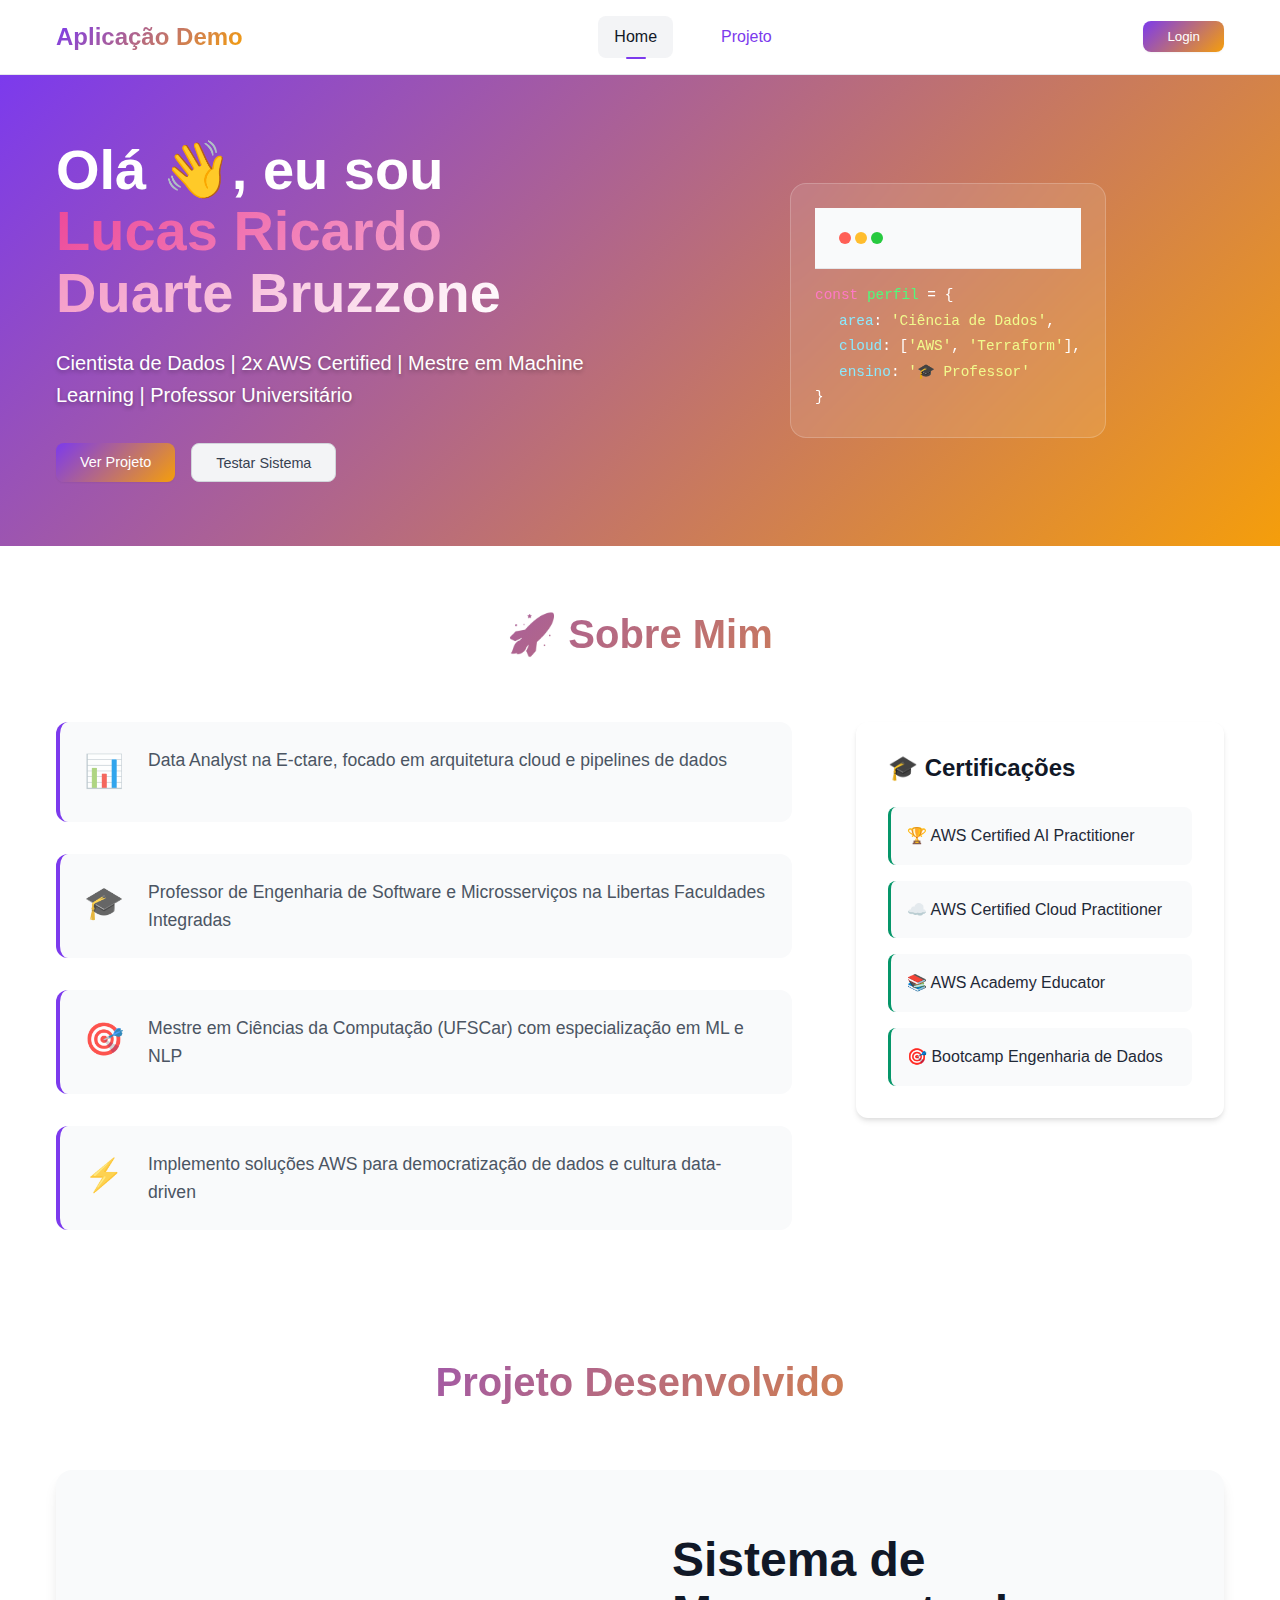
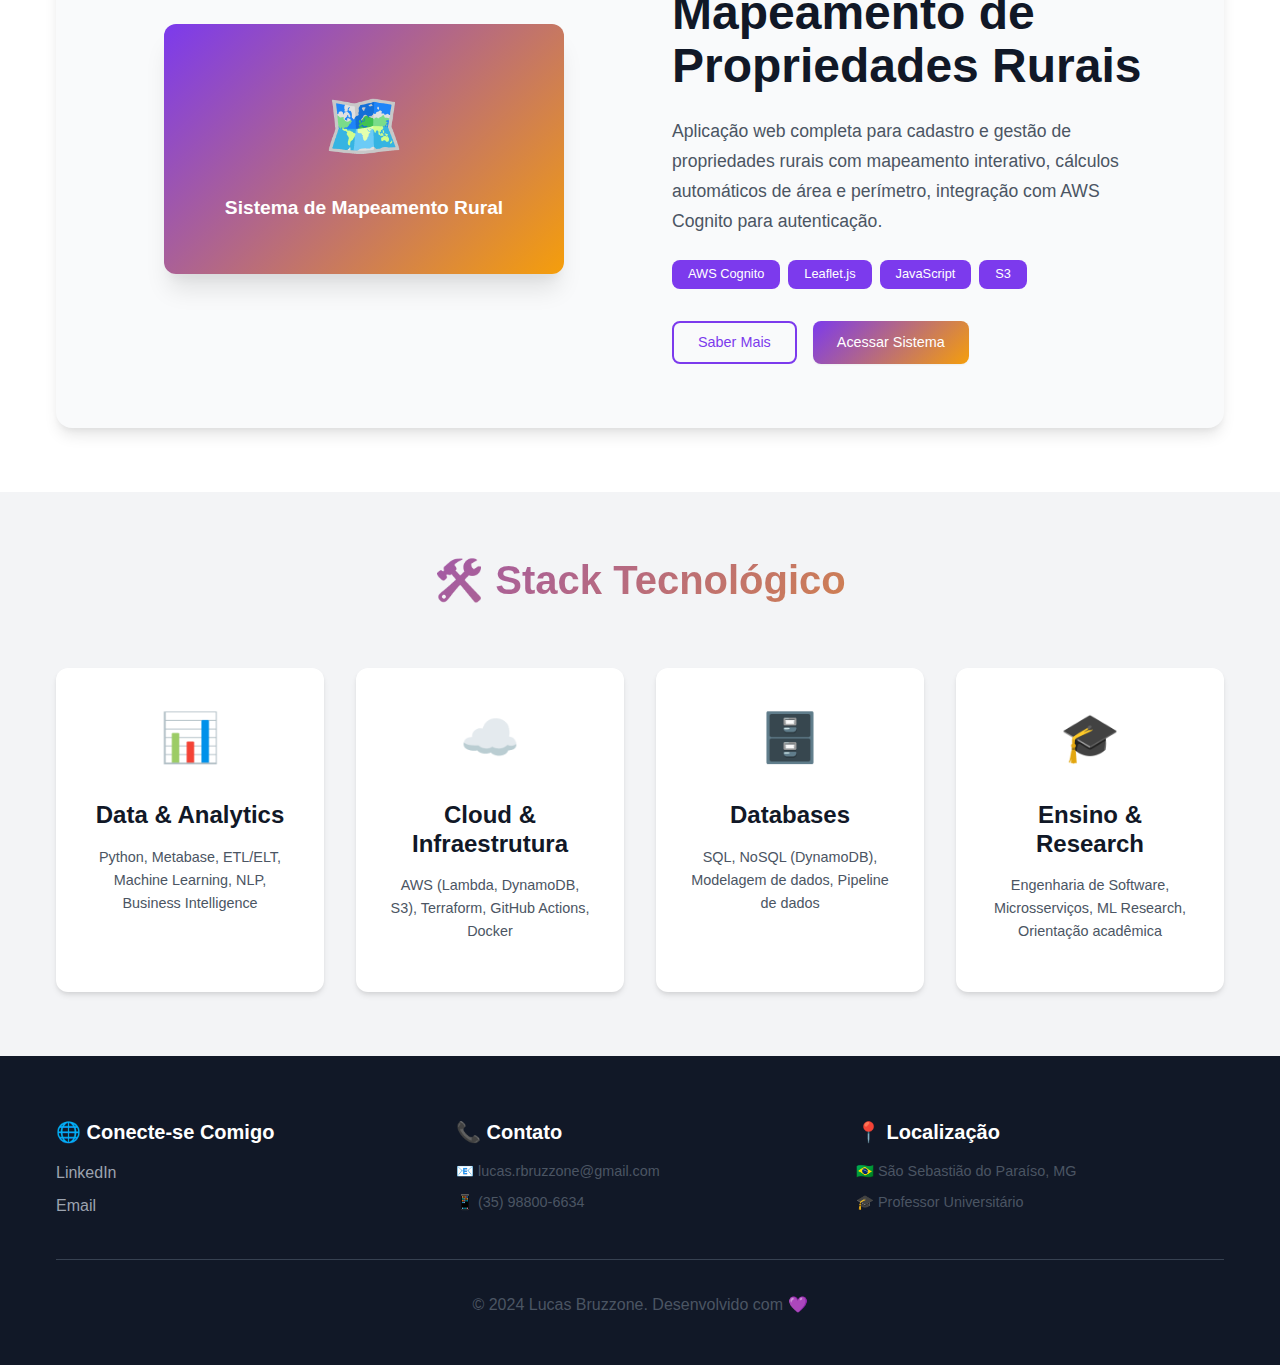
<file: src/index.html>
<!DOCTYPE html>
<html lang="pt-BR">
<head>
    <meta charset="UTF-8">
    <meta name="viewport" content="width=device-width, initial-scale=1.0">
    <title>Lucas Bruzzone - Cientista de Dados</title>
    <link rel="stylesheet" href="css/main.css">
    <link rel="stylesheet" href="css/components.css">
    <link rel="stylesheet" href="css/pages.css">
</head>
<body>
    <!-- Header Global -->
    <header class="header">
        <div class="header-container">
            <div class="logo">
                <a href="/">Aplicação Demo</a>
            </div>
            <nav class="nav">
                <a href="/" class="nav-link active">Home</a>
                <a href="projeto.html" class="nav-link">Projeto</a>
            </nav>
            <div class="auth-section">
                <!-- Estado deslogado -->
                <button class="login-btn" id="loginBtn">Login</button>
                
                <!-- Estado logado (hidden by default) -->
                <div class="user-menu hidden" id="userMenu">
                    <button class="user-avatar" id="userAvatar">
                        <span id="userInitial">L</span>
                    </button>
                    <div class="dropdown" id="userDropdown">
                        <a href="dashboard.html" class="dropdown-item">
                            <span class="icon">📊</span> Dashboard
                        </a>
                        <a href="mapeamento.html" class="dropdown-item">
                            <span class="icon">🗺️</span> Mapeamento
                        </a>
                        <div class="dropdown-divider"></div>
                        <button class="dropdown-item logout-btn" id="logoutBtn">
                            <span class="icon">🚪</span> Sair
                        </button>
                    </div>
                </div>
            </div>
        </div>
    </header>

    <!-- Main Content -->
    <main class="main">
        <!-- Hero Section -->
        <section class="hero">
            <div class="hero-container">
                <div class="hero-content">
                    <h1 class="hero-title">
                        Olá 👋, eu sou <span class="highlight">Lucas Ricardo Duarte Bruzzone</span>
                    </h1>
                    <p class="hero-subtitle">
                        Cientista de Dados | 2x AWS Certified | Mestre em Machine Learning | Professor Universitário
                    </p>
                    <div class="hero-actions">
                        <a href="projeto.html" class="btn btn-primary">Ver Projeto</a>
                        <button class="btn btn-secondary" id="heroLoginBtn">Testar Sistema</button>
                    </div>
                </div>
                <div class="hero-visual">
                    <div class="hero-card">
                        <div class="card-header">
                            <div class="card-dots">
                                <span class="dot red"></span>
                                <span class="dot yellow"></span>
                                <span class="dot green"></span>
                            </div>
                        </div>
                        <div class="card-content">
                            <div class="code-line">
                                <span class="keyword">const</span> <span class="variable">perfil</span> = {
                            </div>
                            <div class="code-line indent">
                                <span class="property">area</span>: <span class="string">'Ciência de Dados'</span>,
                            </div>
                            <div class="code-line indent">
                                <span class="property">cloud</span>: [<span class="string">'AWS'</span>, <span class="string">'Terraform'</span>],
                            </div>
                            <div class="code-line indent">
                                <span class="property">ensino</span>: <span class="string">'🎓 Professor'</span>
                            </div>
                            <div class="code-line">}</div>
                        </div>
                    </div>
                </div>
            </div>
        </section>

        <!-- About Section -->
        <section class="showcase">
            <div class="container">
                <h2 class="section-title">🚀 Sobre Mim</h2>
                <div class="about-grid">
                    <div class="about-content">
                        <div class="about-item">
                            <span class="about-icon">📊</span>
                            <p>Data Analyst na E-ctare, focado em arquitetura cloud e pipelines de dados</p>
                        </div>
                        <div class="about-item">
                            <span class="about-icon">🎓</span>
                            <p>Professor de Engenharia de Software e Microsserviços na Libertas Faculdades Integradas</p>
                        </div>
                        <div class="about-item">
                            <span class="about-icon">🎯</span>
                            <p>Mestre em Ciências da Computação (UFSCar) com especialização em ML e NLP</p>
                        </div>
                        <div class="about-item">
                            <span class="about-icon">⚡</span>
                            <p>Implemento soluções AWS para democratização de dados e cultura data-driven</p>
                        </div>
                    </div>
                    
                    <div class="certifications">
                        <h3>🎓 Certificações</h3>
                        <div class="cert-list">
                            <div class="cert-item">🏆 AWS Certified AI Practitioner</div>
                            <div class="cert-item">☁️ AWS Certified Cloud Practitioner</div>
                            <div class="cert-item">📚 AWS Academy Educator</div>
                            <div class="cert-item">🎯 Bootcamp Engenharia de Dados</div>
                        </div>
                    </div>
                </div>
            </div>
        </section>

        <!-- Single Project Showcase -->
        <section class="showcase">
            <div class="container">
                <h2 class="section-title">Projeto Desenvolvido</h2>
                <div class="project-card">
                    <div class="project-image">
                        <div class="project-placeholder">
                            <span class="placeholder-icon">🗺️</span>
                            <span class="placeholder-text">Sistema de Mapeamento Rural</span>
                        </div>
                    </div>
                    <div class="project-content">
                        <h3 class="project-title">Sistema de Mapeamento de Propriedades Rurais</h3>
                        <p class="project-description">
                            Aplicação web completa para cadastro e gestão de propriedades rurais com 
                            mapeamento interativo, cálculos automáticos de área e perímetro, integração 
                            com AWS Cognito para autenticação.
                        </p>
                        <div class="project-tech">
                            <span class="tech-tag">AWS Cognito</span>
                            <span class="tech-tag">Leaflet.js</span>
                            <span class="tech-tag">JavaScript</span>
                            <span class="tech-tag">S3</span>
                        </div>
                        <div class="project-actions">
                            <a href="projeto.html" class="btn btn-outline">Saber Mais</a>
                            <button class="btn btn-primary" id="projectLoginBtn">Acessar Sistema</button>
                        </div>
                    </div>
                </div>
            </div>
        </section>

        <!-- Skills Section -->
        <section class="skills">
            <div class="container">
                <h2 class="section-title">🛠️ Stack Tecnológico</h2>
                <div class="skills-grid">
                    <div class="skill-card">
                        <div class="skill-icon">📊</div>
                        <h3>Data & Analytics</h3>
                        <p>Python, Metabase, ETL/ELT, Machine Learning, NLP, Business Intelligence</p>
                    </div>
                    <div class="skill-card">
                        <div class="skill-icon">☁️</div>
                        <h3>Cloud & Infraestrutura</h3>
                        <p>AWS (Lambda, DynamoDB, S3), Terraform, GitHub Actions, Docker</p>
                    </div>
                    <div class="skill-card">
                        <div class="skill-icon">🗄️</div>
                        <h3>Databases</h3>
                        <p>SQL, NoSQL (DynamoDB), Modelagem de dados, Pipeline de dados</p>
                    </div>
                    <div class="skill-card">
                        <div class="skill-icon">🎓</div>
                        <h3>Ensino & Research</h3>
                        <p>Engenharia de Software, Microsserviços, ML Research, Orientação acadêmica</p>
                    </div>
                </div>
            </div>
        </section>
    </main>

    <!-- Footer -->
    <footer class="footer">
        <div class="container">
            <div class="footer-content">
                <div class="footer-section">
                    <h4>🌐 Conecte-se Comigo</h4>
                    <a href="https://www.linkedin.com/in/lucas-bruzzone/" target="_blank" class="footer-link">
                        LinkedIn
                    </a>
                    <a href="mailto:lucas.rbruzzone@gmail.com" class="footer-link">
                        Email
                    </a>
                </div>
                <div class="footer-section">
                    <h4>📞 Contato</h4>
                    <p>📧 lucas.rbruzzone@gmail.com</p>
                    <p>📱 (35) 98800-6634</p>
                </div>
                <div class="footer-section">
                    <h4>📍 Localização</h4>
                    <p>🇧🇷 São Sebastião do Paraíso, MG</p>
                    <p>🎓 Professor Universitário</p>
                </div>
            </div>
            <div class="footer-bottom">
                <p>&copy; 2024 Lucas Bruzzone. Desenvolvido com 💜</p>
            </div>
        </div>
    </footer>

    <!-- Modal de Login/Cadastro -->
    <div class="modal-overlay hidden" id="loginModal">
        <div class="modal">
            <div class="modal-header">
                <h3 id="modalTitle">Acessar Sistema</h3>
                <button class="modal-close" id="modalClose">&times;</button>
            </div>
            
            <div class="modal-body">
                <!-- SSO Options -->
                <div class="sso-section">
                    <button class="btn btn-google btn-full" id="googleSignInBtn">
                        <span class="btn-icon">🚀</span> Continuar com Google
                    </button>
                    
                    <div class="divider">
                        <span>ou</span>
                    </div>
                    
                    <button class="btn btn-outline btn-full" id="hostedUIBtn">
                        <span class="btn-icon">✉️</span> Entrar com Email
                    </button>
                </div>

                <!-- Tabs -->
                <div class="modal-tabs" style="margin-top: 2rem;">
                    <button class="tab-btn active" id="loginTabBtn">Entrar</button>
                    <button class="tab-btn" id="signupTabBtn">Cadastrar</button>
                </div>
                
                <!-- Formulário de Login -->
                <div class="auth-form" id="loginFormDiv">
                    <form class="login-form" id="loginForm">
                        <div class="form-group">
                            <label for="email">Email ou usuário</label>
                            <input type="text" id="email" placeholder="Digite seu email ou usuário" required>
                        </div>
                        <div class="form-group">
                            <label for="password">Senha</label>
                            <input type="password" id="password" placeholder="Digite sua senha" required>
                        </div>
                        <button type="submit" class="btn btn-primary btn-full" id="submitLogin">
                            Entrar
                        </button>
                    </form>
                </div>

                <!-- Formulário de Cadastro -->
                <div class="auth-form hidden" id="signupFormDiv">
                    <form class="signup-form" id="signupForm">
                        <div class="form-group">
                            <label for="signupEmail">Email</label>
                            <input type="email" id="signupEmail" placeholder="Digite seu email" required>
                        </div>
                        <div class="form-group">
                            <label for="signupPassword">Senha</label>
                            <input type="password" id="signupPassword" placeholder="Crie uma senha segura" required>
                            <small class="password-hint" id="passwordHint">
                                Mínimo 8 caracteres, maiúscula, minúscula e número
                            </small>
                        </div>
                        <div class="form-group">
                            <label for="confirmPassword">Confirmar Senha</label>
                            <input type="password" id="confirmPassword" placeholder="Confirme sua senha" required>
                        </div>
                        <button type="submit" class="btn btn-primary btn-full" id="submitSignup">
                            Cadastrar
                        </button>
                    </form>
                </div>

                <!-- Formulário de Confirmação -->
                <div class="auth-form hidden" id="confirmationDiv">
                    <div class="confirmation-header">
                        <h4>✉️ Confirme seu Email</h4>
                        <p>Enviamos um código de confirmação para seu email.</p>
                    </div>
                    <form class="confirmation-form" id="confirmationForm">
                        <div class="form-group">
                            <label for="confirmCode">Código de Confirmação</label>
                            <input type="text" id="confirmCode" placeholder="Digite o código recebido" required>
                        </div>
                        <button type="submit" class="btn btn-primary btn-full" id="submitConfirm">
                            Confirmar
                        </button>
                    </form>
                    <div class="auth-switch">
                        Não recebeu o código? 
                        <button class="link-btn" id="resendCodeBtn">Reenviar</button>
                    </div>
                </div>

                <div id="authStatus" class="auth-status hidden"></div>
            </div>
        </div>
    </div>

    <!-- Scripts -->
    <script src="js/auth.js"></script>
    <script src="js/components.js"></script>
    <script src="js/main.js"></script>

    <style>
        /* Google Button Styling */
        .btn-google {
            background: linear-gradient(135deg, #4285f4, #34a853);
            color: white;
            border: none;
            font-weight: 600;
            position: relative;
        }

        .btn-google:hover {
            background: linear-gradient(135deg, #3367d6, #2e7d32);
            color: white;
            transform: translateY(-1px);
        }

        .sso-section {
            margin-bottom: 1rem;
        }

        .divider {
            display: flex;
            align-items: center;
            margin: 1.5rem 0;
            color: var(--gray-500);
            font-size: 0.9rem;
        }

        .divider::before,
        .divider::after {
            content: '';
            flex: 1;
            height: 1px;
            background: var(--gray-300);
        }

        .divider span {
            padding: 0 1rem;
            background: white;
        }
    </style>
</body>
</html>
</file>
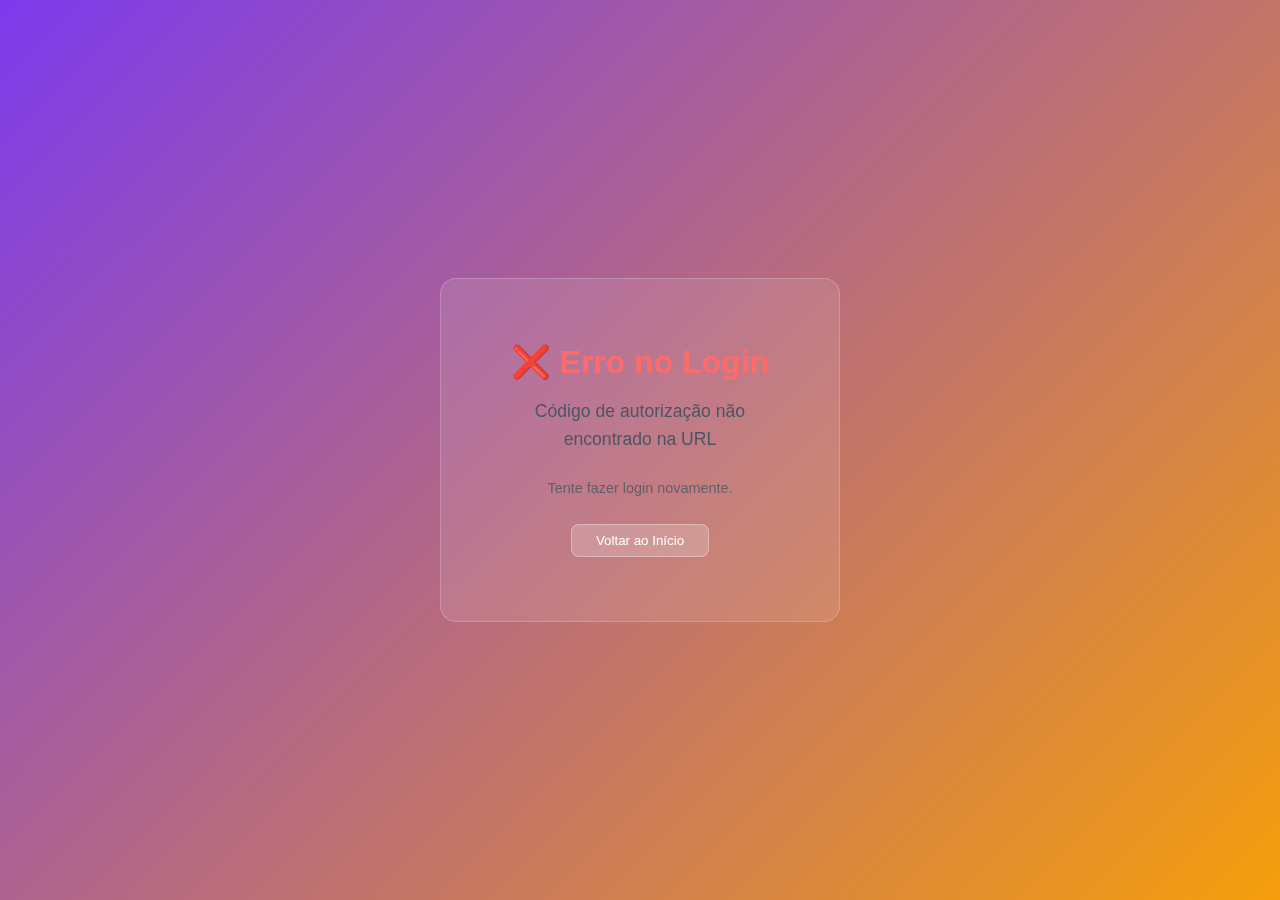
<file: src/callback.html>
<!DOCTYPE html>
<html lang="pt-BR">
<head>
    <meta charset="UTF-8">
    <meta name="viewport" content="width=device-width, initial-scale=1.0">
    <title>Processando Login...</title>
    <link rel="stylesheet" href="css/main.css">
    <style>
        .callback-container {
            display: flex;
            flex-direction: column;
            align-items: center;
            justify-content: center;
            min-height: 100vh;
            text-align: center;
            background: linear-gradient(135deg, var(--primary), var(--secondary));
            color: white;
        }
        
        .callback-content {
            background: rgba(255, 255, 255, 0.1);
            padding: var(--space-3xl);
            border-radius: var(--border-radius-xl);
            backdrop-filter: blur(10px);
            border: 1px solid rgba(255, 255, 255, 0.2);
            max-width: 400px;
            width: 90%;
        }
        
        .spinner {
            width: 50px;
            height: 50px;
            border: 4px solid rgba(255, 255, 255, 0.3);
            border-top: 4px solid white;
            border-radius: 50%;
            animation: spin 1s linear infinite;
            margin: 0 auto var(--space-lg);
        }
        
        @keyframes spin {
            0% { transform: rotate(0deg); }
            100% { transform: rotate(360deg); }
        }
        
        .error-content {
            color: #ff6b6b;
        }
        
        .success-content {
            color: #51cf66;
        }
        
        .callback-message {
            font-size: 1.1rem;
            margin-bottom: var(--space-lg);
        }
        
        .callback-details {
            font-size: 0.9rem;
            opacity: 0.8;
            margin-bottom: var(--space-lg);
        }
        
        .retry-btn {
            background: rgba(255, 255, 255, 0.2);
            color: white;
            border: 1px solid rgba(255, 255, 255, 0.3);
            padding: var(--space-sm) var(--space-lg);
            border-radius: var(--border-radius);
            cursor: pointer;
            transition: var(--transition);
        }
        
        .retry-btn:hover {
            background: rgba(255, 255, 255, 0.3);
        }
    </style>
</head>
<body>
    <div class="callback-container">
        <div class="callback-content">
            <div id="loadingState">
                <div class="spinner"></div>
                <h2>Processando Login</h2>
                <p class="callback-message">Finalizando autenticação...</p>
                <p class="callback-details">Aguarde enquanto validamos suas credenciais.</p>
            </div>
            
            <div id="errorState" style="display: none;">
                <div class="error-content">
                    <h2>❌ Erro no Login</h2>
                    <p class="callback-message" id="errorMessage">Algo deu errado durante a autenticação.</p>
                    <p class="callback-details">Tente fazer login novamente.</p>
                    <button class="retry-btn" onclick="redirectToHome()">Voltar ao Início</button>
                </div>
            </div>
            
            <div id="successState" style="display: none;">
                <div class="success-content">
                    <h2>✅ Login Realizado</h2>
                    <p class="callback-message">Redirecionando para o dashboard...</p>
                    <p class="callback-details">Você será redirecionado automaticamente.</p>
                </div>
            </div>
        </div>
    </div>

    <script src="js/auth.js"></script>
    <script>
        // Configuração da página de callback OAuth
        class CallbackProcessor {
            constructor() {
                this.urlParams = new URLSearchParams(window.location.search);
                this.code = this.urlParams.get('code');
                this.error = this.urlParams.get('error');
                this.errorDescription = this.urlParams.get('error_description');
                
                this.init();
            }

            async init() {
                console.log('Callback processor iniciado');
                
                // Verificar se há erro na URL
                if (this.error) {
                    this.showError(`Erro de autorização: ${this.errorDescription || this.error}`);
                    return;
                }
                
                // Verificar se há código
                if (!this.code) {
                    this.showError('Código de autorização não encontrado na URL');
                    return;
                }
                
                console.log('Código OAuth recebido, trocando por tokens...');
                
                try {
                    await this.exchangeCodeForTokens();
                } catch (error) {
                    console.error('Erro no processamento do callback:', error);
                    this.showError(`Erro ao processar login: ${error.message}`);
                }
            }

            async exchangeCodeForTokens() {
                try {
                    const result = await auth.exchangeCodeForTokens(this.code);
                    
                    if (result.success) {
                        console.log('Tokens obtidos com sucesso');
                        this.showSuccess();
                        
                        // Aguardar um pouco e redirecionar
                        setTimeout(() => {
                            window.location.href = '/dashboard.html';
                        }, 1500);
                        
                    } else {
                        throw new Error(result.error || 'Falha na troca de tokens');
                    }
                } catch (error) {
                    throw new Error(`Falha na autenticação: ${error.message}`);
                }
            }

            showError(message) {
                console.error('Callback error:', message);
                
                document.getElementById('loadingState').style.display = 'none';
                document.getElementById('successState').style.display = 'none';
                document.getElementById('errorState').style.display = 'block';
                
                const errorElement = document.getElementById('errorMessage');
                if (errorElement) {
                    errorElement.textContent = message;
                }
                
                // Auto-redirect após erro
                setTimeout(() => {
                    this.redirectToHome();
                }, 5000);
            }

            showSuccess() {
                document.getElementById('loadingState').style.display = 'none';
                document.getElementById('errorState').style.display = 'none';
                document.getElementById('successState').style.display = 'block';
            }

            redirectToHome() {
                window.location.href = '/';
            }
        }

        // Função global para botão de retry
        function redirectToHome() {
            window.location.href = '/';
        }

        // Inicializar quando DOM estiver pronto
        document.addEventListener('DOMContentLoaded', () => {
            // Verificar se auth está disponível
            if (typeof auth === 'undefined') {
                console.error('Auth module not loaded');
                document.getElementById('errorMessage').textContent = 'Erro: Sistema de autenticação não carregado';
                document.getElementById('loadingState').style.display = 'none';
                document.getElementById('errorState').style.display = 'block';
                return;
            }
            
            // Inicializar processador
            new CallbackProcessor();
        });
        
        // Fallback para timeout
        setTimeout(() => {
            const loadingState = document.getElementById('loadingState');
            if (loadingState && loadingState.style.display !== 'none') {
                console.warn('Callback timeout reached');
                document.getElementById('errorMessage').textContent = 'Timeout: Login demorou muito para processar';
                document.getElementById('loadingState').style.display = 'none';
                document.getElementById('errorState').style.display = 'block';
            }
        }, 10000); // 10 segundos timeout
    </script>
</body>
</html>
</file>
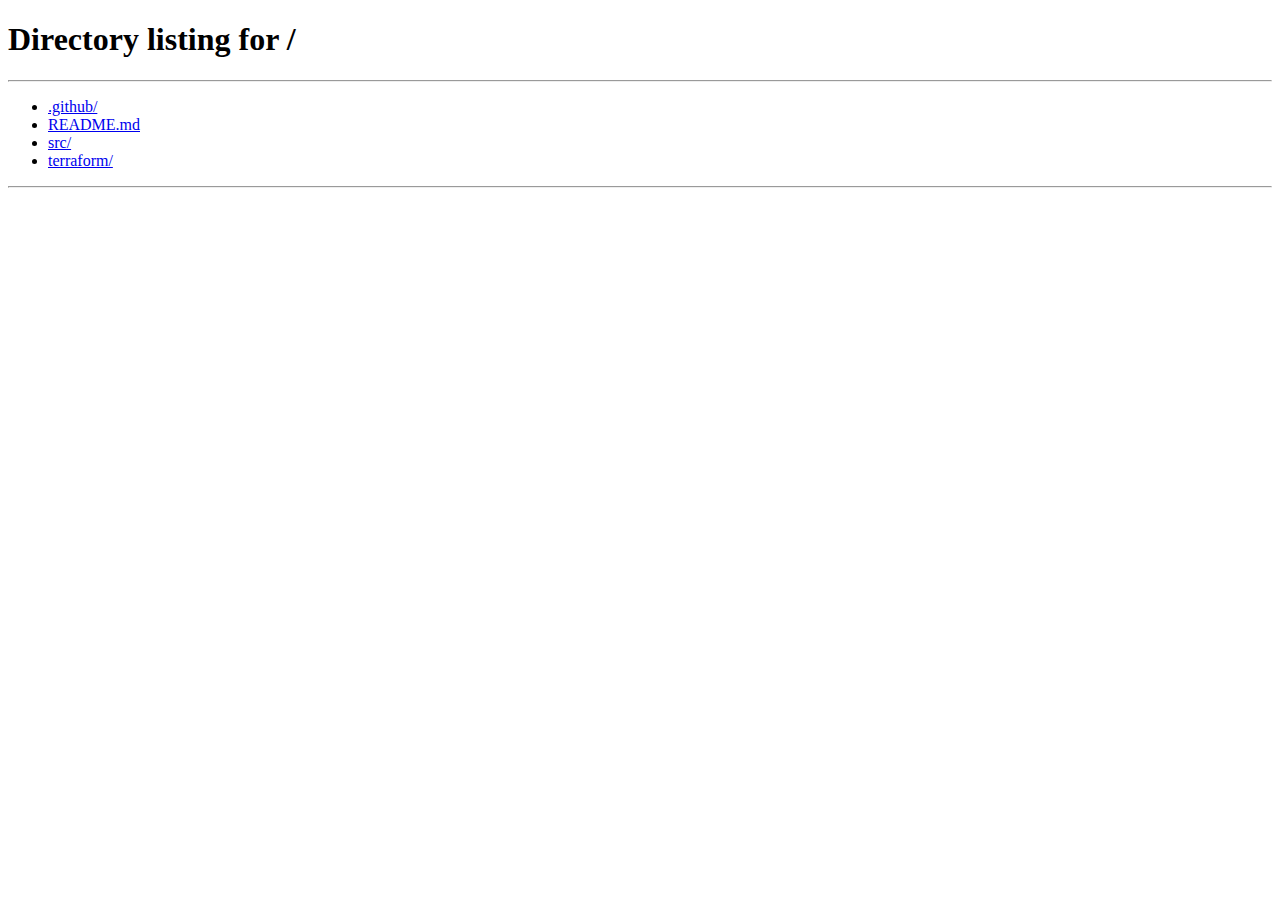
<file: src/dashboard.html>
<!DOCTYPE html>
<html lang="pt-BR">
<head>
    <meta charset="UTF-8">
    <meta name="viewport" content="width=device-width, initial-scale=1.0">
    <title>Dashboard - Sistema Rural</title>
    <link rel="stylesheet" href="css/styles.css">
</head>
<body>
    <!-- Header -->
    <header class="header">
        <div class="header-container">
            <div class="logo">
                <a href="/">Sistema Rural</a>
            </div>
            <nav class="nav">
                <a href="/" class="nav-link">Home</a>
            </nav>
            <div class="auth-section">
                <div class="user-menu" id="userMenu">
                    <button class="user-avatar" id="userAvatar">
                        <span id="userInitial">U</span>
                    </button>
                    <div class="dropdown" id="userDropdown">
                        <a href="dashboard.html" class="dropdown-item active">
                            <span class="icon">📊</span> Dashboard
                        </a>
                        <a href="mapeamento.html" class="dropdown-item">
                            <span class="icon">🗺️</span> Mapeamento
                        </a>
                        <div class="dropdown-divider"></div>
                        <button class="dropdown-item logout-btn" id="logoutBtn">
                            <span class="icon">🚪</span> Sair
                        </button>
                    </div>
                </div>
            </div>
        </div>
    </header>

    <!-- Main Content -->
    <main class="main dashboard-main">
        <div class="container">
            <!-- Dashboard Header -->
            <section class="dashboard-header">
                <h1>Dashboard</h1>
                <p>Visão geral do seu sistema de propriedades rurais</p>
            </section>

            <!-- Quick Stats -->
            <section class="stats-grid">
                <div class="stat-card">
                    <div class="stat-icon">🏡</div>
                    <div class="stat-content">
                        <div class="stat-number" id="totalProperties">0</div>
                        <div class="stat-label">Propriedades</div>
                    </div>
                </div>
                <div class="stat-card">
                    <div class="stat-icon">📐</div>
                    <div class="stat-content">
                        <div class="stat-number" id="totalArea">0</div>
                        <div class="stat-label">Hectares</div>
                    </div>
                </div>
                <div class="stat-card">
                    <div class="stat-icon">📏</div>
                    <div class="stat-content">
                        <div class="stat-number" id="totalPerimeter">0</div>
                        <div class="stat-label">Km Perímetro</div>
                    </div>
                </div>
            </section>

            <!-- Properties Management -->
            <section class="properties-management">
                <div class="card">
                    <div class="card-header">
                        <div class="section-header">
                            <div>
                                <h2>Gerenciar Propriedades</h2>
                                <p class="section-subtitle">Selecione propriedades para incluir no relatório</p>
                            </div>
                            <div class="selection-controls">
                                <button class="btn btn-outline btn-small" id="selectAllBtn">
                                    ✅ Selecionar Todas
                                </button>
                                <button class="btn btn-outline btn-small" id="clearSelectionBtn">
                                    ❌ Limpar Seleção
                                </button>
                                <a href="mapeamento.html" class="btn btn-outline btn-small">Ver no Mapa</a>
                                <button class="btn btn-secondary btn-small" id="importCsvBtn">
                                    📁 Importar CSV
                                </button>
                                <button class="btn btn-primary btn-small" id="generateReportBtn" disabled>
                                    📄 Gerar Relatório
                                </button>
                            </div>
                        </div>
                    </div>
                    <div class="card-body">
                        <div class="properties-list" id="propertiesList">
                            <div class="loading-state">
                                <div class="loading-spinner"></div>
                                <p>Carregando propriedades...</p>
                            </div>
                        </div>
                    </div>
                </div>
            </section>



            <!-- System Info -->
            <section class="system-info">
                <div class="card">
                    <div class="card-header">
                        <h2>Informações do Sistema</h2>
                    </div>
                    <div class="card-body">
                        <div class="info-grid">
                            <div class="info-item">
                                <span class="info-label">Versão:</span>
                                <span class="info-value">1.2.0</span>
                            </div>
                            <div class="info-item">
                                <span class="info-label">Último Acesso:</span>
                                <span class="info-value" id="lastAccess">Carregando...</span>
                            </div>
                            <div class="info-item">
                                <span class="info-label">Status:</span>
                                <span class="info-value status-online">🟢 Online</span>
                            </div>
                            <div class="info-item">
                                <span class="info-label">Tecnologia:</span>
                                <span class="info-value">AWS Lambda + ReportLab + PDF</span>
                            </div>
                        </div>
                    </div>
                </div>
            </section>
        </div>
    </main>

    <!-- Modal de Importação CSV -->
    <div class="modal-overlay hidden" id="csvImportModal">
        <div class="modal">
            <div class="modal-header">
                <h3>Importar Propriedades via CSV</h3>
                <button class="modal-close" id="csvModalClose">&times;</button>
            </div>
            <div class="modal-body">
                <!-- Upload Section -->
                <div id="csvUploadSection">
                    <div class="csv-upload-area">
                        <div class="upload-icon">📁</div>
                        <h4>Selecione o arquivo CSV</h4>
                        <p>Formatos aceitos: .csv (máximo 5MB)</p>
                        <input type="file" id="csvFileInput" accept=".csv" style="display: none;">
                        <button class="btn btn-primary" onclick="document.getElementById('csvFileInput').click()">
                            Escolher Arquivo
                        </button>
                    </div>
                    <div class="csv-format-info">
                        <h5>Formato esperado do CSV:</h5>
                        <code>nome,tipo,descricao,area,perimetro,coordenadas</code>
                        <p><small>Coordenadas devem estar em formato JSON: [[lng,lat],[lng,lat],...]</small></p>
                    </div>
                </div>

                <!-- Preview Section -->
                <div id="csvPreviewSection" class="hidden">
                    <h4>Preview dos dados (primeiras 5 linhas)</h4>
                    <div id="csvPreviewTable"></div>
                    <div id="csvStats" class="csv-stats"></div>
                    <div class="csv-actions">
                        <button class="btn btn-primary" id="confirmImportBtn">
                            ✅ Confirmar Importação
                        </button>
                        <button class="btn btn-secondary" id="cancelImportBtn">
                            Cancelar
                        </button>
                    </div>
                </div>

                <!-- Status Section -->
                <div id="csvImportStatus" class="hidden">
                    <div class="import-progress">
                        <div class="loading-spinner"></div>
                        <p id="importStatusText">Processando importação...</p>
                    </div>
                </div>
            </div>
        </div>
    </div>

    <!-- Modal (necessário para components.js) -->
    <div class="modal-overlay hidden" id="loginModal">
        <div class="modal">
            <div class="modal-header">
                <h3 id="modalTitle">Sistema</h3>
                <button class="modal-close" id="modalClose">&times;</button>
            </div>
            <div class="modal-body">
                <p>Modal placeholder - não deveria aparecer no dashboard</p>
            </div>
        </div>
    </div>

    <!-- Scripts -->
    <script src="js/auth.js"></script>
    <script src="js/components.js"></script>
    <script src="js/main.js"></script>
    <script>
        // Enhanced Dashboard Controller with Server-side PDF Report Generation
        class Dashboard {
            constructor() {
                this.properties = [];
                this.selectedProperties = new Set();
                this.init();
            }

            init() {
                if (!auth.isAuthenticated() || !auth.isTokenValid()) {
                    window.location.href = '/';
                    return;
                }
                
                this.updateUserAvatar();
                this.loadDashboardData();
                this.updateLastAccess();
                this.bindEvents();
            }

            bindEvents() {
                // Selection controls
                document.getElementById('selectAllBtn').addEventListener('click', () => this.selectAll());
                document.getElementById('clearSelectionBtn').addEventListener('click', () => this.clearSelection());
                
                // Report generation
                document.getElementById('generateReportBtn').addEventListener('click', () => this.generateReport());
                
                // CSV Import
                document.getElementById('importCsvBtn').addEventListener('click', () => this.openCsvModal());
                document.getElementById('csvFileInput').addEventListener('change', (e) => this.handleCsvFile(e));
                document.getElementById('confirmImportBtn').addEventListener('click', () => this.importCsvData());
                document.getElementById('cancelImportBtn').addEventListener('click', () => this.resetCsvModal());
                document.getElementById('csvModalClose').addEventListener('click', () => this.closeCsvModal());
                
                // Property list events will be bound when properties are rendered
            }

            updateUserAvatar() {
                if (window.userMenu) {
                    const userInfo = auth.getUserInfo();
                    if (userInfo) {
                        window.userMenu.updateUser(userInfo);
                    }
                } else {
                    setTimeout(() => this.updateUserAvatar(), 200);
                }
            }

            async loadDashboardData() {
                try {
                    await this.loadProperties();
                    this.updateStats();
                    this.renderPropertiesList();
                } catch (error) {
                    this.showDemoData();
                }
            }

            async loadProperties() {
                const token = auth.getToken();
                if (!token) throw new Error('No auth token');

                try {
                    const response = await fetch('https://nfvbev7jgc.execute-api.us-east-1.amazonaws.com/devops/properties', {
                        headers: { 'Authorization': `Bearer ${token}` }
                    });

                    if (response.ok) {
                        const data = await response.json();
                        this.properties = data.properties || [];
                    } else {
                        this.properties = [];
                    }
                } catch (error) {
                    this.showDemoData();
                }
            }

            showDemoData() {
                this.properties = [
                    {
                        id: '1',
                        name: 'Fazenda Demo Norte',
                        type: 'fazenda',
                        area: 45.7,
                        perimeter: 2800,
                        createdAt: new Date().toISOString()
                    },
                    {
                        id: '2',
                        name: 'Sítio Exemplo Sul',
                        type: 'sitio',
                        area: 12.3,
                        perimeter: 1450,
                        createdAt: new Date(Date.now() - 86400000).toISOString()
                    },
                    {
                        id: '3',
                        name: 'Chácara Demo',
                        type: 'chacara',
                        area: 8.5,
                        perimeter: 920,
                        createdAt: new Date(Date.now() - 172800000).toISOString()
                    }
                ];
                this.updateStats();
                this.renderPropertiesList();
            }

            updateStats() {
                const totalProperties = this.properties.length;
                const totalArea = this.properties.reduce((sum, p) => sum + (p.area || 0), 0);
                const totalPerimeter = this.properties.reduce((sum, p) => sum + (p.perimeter || 0), 0);
                const selectedCount = this.selectedProperties.size;

                document.getElementById('totalProperties').textContent = totalProperties;
                document.getElementById('totalArea').textContent = totalArea.toFixed(1);
                document.getElementById('totalPerimeter').textContent = (totalPerimeter / 1000).toFixed(1);

                // Enable/disable report button
                const reportBtn = document.getElementById('generateReportBtn');
                reportBtn.disabled = selectedCount === 0;
                reportBtn.textContent = selectedCount > 0 ? 
                    `📄 Gerar Relatório (${selectedCount})` : '📄 Gerar Relatório';
            }

            renderPropertiesList() {
                const container = document.getElementById('propertiesList');
                if (!container) return;
                
                if (this.properties.length === 0) {
                    container.innerHTML = `
                        <div class="empty-state">
                            <div class="empty-icon">🗺️</div>
                            <h3>Nenhuma propriedade cadastrada</h3>
                            <p>Comece criando sua primeira propriedade no mapeamento</p>
                            <a href="mapeamento.html" class="btn btn-primary">Criar Propriedade</a>
                        </div>
                    `;
                    return;
                }

                container.innerHTML = this.properties.map(prop => `
                    <div class="property-item" data-property-id="${prop.id}">
                        <div class="property-selection">
                            <label class="checkbox-container">
                                <input type="checkbox" 
                                       class="property-checkbox" 
                                       data-property-id="${prop.id}"
                                       ${this.selectedProperties.has(prop.id) ? 'checked' : ''}>
                                <span class="checkmark"></span>
                            </label>
                        </div>
                        <div class="property-content">
                            <div class="property-header">
                                <h4>${prop.name}</h4>
                                <span class="property-type">${this.capitalizeFirst(prop.type)}</span>
                                ${this.getAnalysisStatusBadge(prop.analysisStatus)}
                            </div>
                            <div class="property-metrics">
                                <span>📐 ${prop.area} ha</span>
                                <span>📏 ${(prop.perimeter / 1000).toFixed(1)} km</span>
                            </div>
                            <div class="property-date">
                                Criado em ${new Date(prop.createdAt).toLocaleDateString('pt-BR')}
                            </div>
                            ${prop.analysisStatus === 'completed' ? `
                                <div class="analysis-preview">
                                    <button class="btn btn-small btn-outline" onclick="window.dashboard.viewAnalysis('${prop.id}')">
                                        📊 Ver Análise
                                    </button>
                                </div>
                            ` : ''}
                        </div>
                        <div class="property-actions">
                            <button class="btn btn-small btn-outline" onclick="window.open('mapeamento.html', '_blank')">
                                🗺️ Ver no Mapa
                            </button>
                        </div>
                    </div>
                `).join('');

                // Bind checkbox events
                container.querySelectorAll('.property-checkbox').forEach(checkbox => {
                    checkbox.addEventListener('change', (e) => {
                        this.togglePropertySelection(e.target.dataset.propertyId, e.target.checked);
                    });
                });

                // Start polling for pending analyses
                this.startAnalysisPolling();
            }

            getAnalysisStatusBadge(status) {
                const badges = {
                    'pending': '<span class="analysis-badge pending">⏳ Análise pendente</span>',
                    'processing': '<span class="analysis-badge processing">🔄 Processando</span>',
                    'completed': '<span class="analysis-badge completed">✅ Análise concluída</span>',
                    'error': '<span class="analysis-badge error">❌ Erro na análise</span>'
                };
                return badges[status] || '';
            }

            startAnalysisPolling() {
                // Clear existing polling
                if (this.pollingInterval) {
                    clearInterval(this.pollingInterval);
                }

                // Check if any properties are pending/processing
                const pendingProperties = this.properties.filter(p => 
                    p.analysisStatus === 'pending' || p.analysisStatus === 'processing'
                );

                if (pendingProperties.length > 0) {
                    this.pollingInterval = setInterval(() => {
                        this.checkAnalysisStatus();
                    }, 10000); // Poll every 10 seconds
                }
            }

            async checkAnalysisStatus() {
                const pendingProperties = this.properties.filter(p => 
                    p.analysisStatus === 'pending' || p.analysisStatus === 'processing'
                );

                if (pendingProperties.length === 0) {
                    clearInterval(this.pollingInterval);
                    return;
                }

                for (const property of pendingProperties) {
                    try {
                        const response = await fetch(`https://nfvbev7jgc.execute-api.us-east-1.amazonaws.com/devops/properties/${property.id}/analysis`, {
                            headers: { 'Authorization': `Bearer ${auth.getToken()}` }
                        });

                        if (response.ok) {
                            const analysisData = await response.json();
                            
                            // Update property status
                            const propertyIndex = this.properties.findIndex(p => p.id === property.id);
                            if (propertyIndex !== -1 && analysisData.analysis.analysisStatus) {
                                this.properties[propertyIndex].analysisStatus = analysisData.analysis.analysisStatus;
                                
                                // Re-render if status changed
                                if (analysisData.analysis.analysisStatus === 'completed') {
                                    this.renderPropertiesList();
                                    if (window.toast) {
                                        window.toast.show(`Análise concluída para ${property.name}`, 'success');
                                    }
                                }
                            }
                        }
                    } catch (error) {
                        console.warn(`Erro ao verificar análise da propriedade ${property.id}:`, error);
                    }
                }
            }

            async viewAnalysis(propertyId) {
                try {
                    const response = await fetch(`https://nfvbev7jgc.execute-api.us-east-1.amazonaws.com/devops/properties/${propertyId}/analysis`, {
                        headers: { 'Authorization': `Bearer ${auth.getToken()}` }
                    });

                    if (response.ok) {
                        const analysisData = await response.json();
                        this.showAnalysisModal(analysisData);
                    } else {
                        if (window.toast) {
                            window.toast.show('Erro ao carregar análise', 'error');
                        }
                    }
                } catch (error) {
                    console.error('Erro ao buscar análise:', error);
                    if (window.toast) {
                        window.toast.show('Erro ao buscar análise', 'error');
                    }
                }
            }

            showAnalysisModal(analysisData) {
                const property = this.properties.find(p => p.id === analysisData.propertyId);
                if (!property) return;

                const analysis = analysisData.analysis;
                
                // Create modal content
                const modalContent = `
                    <div class="analysis-modal-content">
                        <h3>Análise Geoespacial - ${property.name}</h3>
                        
                        ${analysis.analysisResults ? `
                            <div class="analysis-results">
                                ${analysis.analysisResults.elevation ? `
                                    <div class="analysis-section">
                                        <h4>🏔️ Elevação</h4>
                                        <div class="analysis-metrics">
                                            <span>Média: ${analysis.analysisResults.elevation.avg_elevation}m</span>
                                            <span>Máxima: ${analysis.analysisResults.elevation.max_elevation}m</span>
                                            <span>Mínima: ${analysis.analysisResults.elevation.min_elevation}m</span>
                                        </div>
                                    </div>
                                ` : ''}
                                
                                ${analysis.analysisResults.ndvi ? `
                                    <div class="analysis-section">
                                        <h4>🌱 Vegetação (NDVI)</h4>
                                        <div class="analysis-metrics">
                                            <span>NDVI médio: ${analysis.analysisResults.ndvi.avg_ndvi}</span>
                                            <span>Cobertura: ${analysis.analysisResults.ndvi.vegetation_coverage}%</span>
                                            <span>Classificação: ${analysis.analysisResults.ndvi.classification}</span>
                                        </div>
                                    </div>
                                ` : ''}
                                
                                ${analysis.analysisResults.slope ? `
                                    <div class="analysis-section">
                                        <h4>📐 Declividade</h4>
                                        <div class="analysis-metrics">
                                            <span>Inclinação média: ${analysis.analysisResults.slope.avg_slope}°</span>
                                            <span>Máxima: ${analysis.analysisResults.slope.max_slope}°</span>
                                            <span>Classificação: ${analysis.analysisResults.slope.slope_classification}</span>
                                        </div>
                                    </div>
                                ` : ''}
                                
                                ${analysis.analysisResults.weather ? `
                                    <div class="analysis-section">
                                        <h4>🌤️ Clima</h4>
                                        <div class="analysis-metrics">
                                            <span>Chuva anual: ${analysis.analysisResults.weather.annual_rainfall}mm</span>
                                            <span>Temperatura: ${analysis.analysisResults.weather.avg_temperature}°C</span>
                                            <span>Zona climática: ${analysis.analysisResults.weather.climate_zone}</span>
                                        </div>
                                    </div>
                                ` : ''}
                                
                                <div class="analysis-footer">
                                    <small>Análise concluída em: ${new Date(analysis.completedAt).toLocaleDateString('pt-BR')}</small>
                                </div>
                            </div>
                        ` : '<p>Dados de análise não disponíveis</p>'}
                    </div>
                `;

                // Show modal (reuse existing modal)
                const modal = document.getElementById('loginModal');
                modal.querySelector('#modalTitle').textContent = 'Análise Geoespacial';
                modal.querySelector('.modal-body').innerHTML = modalContent;
                modal.classList.remove('hidden');
            }

            togglePropertySelection(propertyId, selected) {
                if (selected) {
                    this.selectedProperties.add(propertyId);
                } else {
                    this.selectedProperties.delete(propertyId);
                }
                
                this.updateStats();
            }

            selectAll() {
                this.properties.forEach(prop => {
                    this.selectedProperties.add(prop.id);
                });
                
                // Update checkboxes
                document.querySelectorAll('.property-checkbox').forEach(checkbox => {
                    checkbox.checked = true;
                });
                
                this.updateStats();
            }

            clearSelection() {
                this.selectedProperties.clear();
                
                // Update checkboxes
                document.querySelectorAll('.property-checkbox').forEach(checkbox => {
                    checkbox.checked = false;
                });
                
                this.updateStats();
            }

            async generateReport() {
                const selectedProps = this.properties.filter(p => this.selectedProperties.has(p.id));
                
                if (selectedProps.length === 0) {
                    if (window.toast) {
                        window.toast.show('Selecione pelo menos uma propriedade', 'warning');
                    }
                    return;
                }

                const reportBtn = document.getElementById('generateReportBtn');
                reportBtn.disabled = true;
                reportBtn.textContent = '⏳ Gerando relatório...';

                try {
                    // Chamar API Lambda para gerar PDF
                    const propertyIds = selectedProps.map(p => p.id);
                    
                    const response = await fetch('https://nfvbev7jgc.execute-api.us-east-1.amazonaws.com/devops/properties/report', {
                        method: 'POST',
                        headers: {
                            'Authorization': `Bearer ${auth.getToken()}`,
                            'Content-Type': 'application/json'
                        },
                        body: JSON.stringify({
                            propertyIds: propertyIds
                        })
                    });

                    if (!response.ok) {
                        const errorData = await response.json();
                        throw new Error(errorData.error || `HTTP ${response.status}`);
                    }

                    const result = await response.json();
                    
                    // Fazer download do PDF
                    this.downloadPDF(result.pdf, result.filename);
                    
                    if (window.toast) {
                        window.toast.show(`Relatório PDF gerado: ${result.filename}`, 'success');
                    }
                    
                } catch (error) {
                    console.error('Erro ao gerar relatório:', error);
                    if (window.toast) {
                        window.toast.show(`Erro ao gerar relatório: ${error.message}`, 'error');
                    }
                } finally {
                    reportBtn.disabled = false;
                    const selectedCount = this.selectedProperties.size;
                    reportBtn.textContent = selectedCount > 0 ? 
                        `📄 Gerar Relatório (${selectedCount})` : '📄 Gerar Relatório';
                }
            }

            // Função auxiliar para download do PDF
            downloadPDF(pdfBase64, filename) {
                try {
                    // Converter base64 para blob
                    const byteCharacters = atob(pdfBase64);
                    const byteNumbers = new Array(byteCharacters.length);
                    
                    for (let i = 0; i < byteCharacters.length; i++) {
                        byteNumbers[i] = byteCharacters.charCodeAt(i);
                    }
                    
                    const byteArray = new Uint8Array(byteNumbers);
                    const blob = new Blob([byteArray], { type: 'application/pdf' });
                    
                    // Criar link de download
                    const url = window.URL.createObjectURL(blob);
                    const link = document.createElement('a');
                    link.href = url;
                    link.download = filename;
                    
                    // Trigger download
                    document.body.appendChild(link);
                    link.click();
                    document.body.removeChild(link);
                    
                    // Limpar URL object
                    window.URL.revokeObjectURL(url);
                    
                } catch (error) {
                    console.error('Erro ao fazer download do PDF:', error);
                    if (window.toast) {
                        window.toast.show('Erro ao fazer download do arquivo', 'error');
                    }
                }
            }

            updateLastAccess() {
                const now = new Date();
                const formatted = now.toLocaleDateString('pt-BR', {
                    day: '2-digit',
                    month: '2-digit',
                    year: 'numeric',
                    hour: '2-digit',
                    minute: '2-digit'
                });
                
                const lastAccessEl = document.getElementById('lastAccess');
                if (lastAccessEl) {
                    lastAccessEl.textContent = formatted;
                }
            }

            capitalizeFirst(str) {
                return str.charAt(0).toUpperCase() + str.slice(1);
            }

            // ========== CSV IMPORT FUNCTIONALITY ==========
            
            openCsvModal() {
                document.getElementById('csvImportModal').classList.remove('hidden');
                this.resetCsvModal();
            }

            closeCsvModal() {
                document.getElementById('csvImportModal').classList.add('hidden');
                this.resetCsvModal();
            }

            resetCsvModal() {
                document.getElementById('csvUploadSection').classList.remove('hidden');
                document.getElementById('csvPreviewSection').classList.add('hidden');
                document.getElementById('csvImportStatus').classList.add('hidden');
                document.getElementById('csvFileInput').value = '';
                this.csvData = null;
            }

            handleCsvFile(event) {
                const file = event.target.files[0];
                if (!file) return;

                // Validate file
                if (!file.name.toLowerCase().endsWith('.csv')) {
                    if (window.toast) {
                        window.toast.show('Por favor, selecione um arquivo CSV válido', 'error');
                    }
                    return;
                }

                if (file.size > 5 * 1024 * 1024) { // 5MB
                    if (window.toast) {
                        window.toast.show('Arquivo muito grande. Máximo 5MB', 'error');
                    }
                    return;
                }

                // Read and parse CSV
                const reader = new FileReader();
                reader.onload = (e) => this.parseCsvContent(e.target.result);
                reader.readAsText(file);
            }

            parseCsvContent(csvContent) {
                try {
                    const lines = csvContent.trim().split('\n');
                    if (lines.length < 2) {
                        throw new Error('CSV deve ter pelo menos um cabeçalho e uma linha de dados');
                    }

                    // Parse header
                    const header = lines[0].split(',').map(h => h.trim().toLowerCase());
                    
                    // Validate required columns
                    const requiredColumns = ['nome', 'tipo', 'area', 'perimetro', 'coordenadas'];
                    const missingColumns = requiredColumns.filter(col => !header.includes(col));
                    
                    if (missingColumns.length > 0) {
                        throw new Error(`Colunas obrigatórias ausentes: ${missingColumns.join(', ')}`);
                    }

                    // Parse data rows
                    const data = [];
                    const errors = [];

                    for (let i = 1; i < lines.length; i++) {
                        const line = lines[i].trim();
                        if (!line) continue;

                        try {
                            const values = this.parseCsvLine(line);
                            if (values.length !== header.length) {
                                errors.push(`Linha ${i + 1}: Número incorreto de colunas`);
                                continue;
                            }

                            const rowData = {};
                            header.forEach((col, index) => {
                                rowData[col] = values[index];
                            });

                            // Validate and convert data
                            const property = this.validateCsvRow(rowData, i + 1);
                            if (property.valid) {
                                data.push(property.data);
                            } else {
                                errors.push(`Linha ${i + 1}: ${property.error}`);
                            }
                        } catch (e) {
                            errors.push(`Linha ${i + 1}: ${e.message}`);
                        }
                    }

                    if (data.length === 0) {
                        throw new Error('Nenhum dado válido encontrado no CSV');
                    }

                    // Show preview
                    this.csvData = data;
                    this.showCsvPreview(data, errors);

                } catch (error) {
                    if (window.toast) {
                        window.toast.show(`Erro ao processar CSV: ${error.message}`, 'error');
                    }
                }
            }

            parseCsvLine(line) {
                const values = [];
                let current = '';
                let inQuotes = false;
                
                for (let i = 0; i < line.length; i++) {
                    const char = line[i];
                    
                    if (char === '"') {
                        inQuotes = !inQuotes;
                    } else if (char === ',' && !inQuotes) {
                        values.push(current.trim());
                        current = '';
                    } else {
                        current += char;
                    }
                }
                
                values.push(current.trim());
                return values;
            }

            validateCsvRow(row, lineNumber) {
                try {
                    // Required fields
                    const nome = row.nome?.trim();
                    if (!nome || nome.length < 2) {
                        return { valid: false, error: 'Nome inválido' };
                    }

                    const tipo = row.tipo?.trim().toLowerCase() || 'fazenda';
                    const validTypes = ['fazenda', 'sitio', 'chacara', 'terreno', 'outros'];
                    if (!validTypes.includes(tipo)) {
                        return { valid: false, error: `Tipo inválido: ${tipo}` };
                    }

                    const area = parseFloat(row.area);
                    if (isNaN(area) || area <= 0) {
                        return { valid: false, error: 'Área inválida' };
                    }

                    const perimetro = parseFloat(row.perimetro);
                    if (isNaN(perimetro) || perimetro <= 0) {
                        return { valid: false, error: 'Perímetro inválido' };
                    }

                    // Parse coordinates
                    let coordinates;
                    try {
                        coordinates = JSON.parse(row.coordenadas);
                        if (!Array.isArray(coordinates) || coordinates.length < 4) {
                            throw new Error('Coordenadas insuficientes');
                        }
                    } catch (e) {
                        return { valid: false, error: 'Coordenadas em formato inválido (deve ser JSON)' };
                    }

                    return {
                        valid: true,
                        data: {
                            name: nome,
                            type: tipo,
                            description: row.descricao?.trim() || '',
                            area: area,
                            perimeter: perimetro,
                            coordinates: coordinates
                        }
                    };

                } catch (error) {
                    return { valid: false, error: error.message };
                }
            }

            showCsvPreview(data, errors) {
                document.getElementById('csvUploadSection').classList.add('hidden');
                document.getElementById('csvPreviewSection').classList.remove('hidden');

                // Create preview table
                const preview = data.slice(0, 5);
                let tableHtml = `
                    <table class="csv-preview-table">
                        <thead>
                            <tr>
                                <th>Nome</th>
                                <th>Tipo</th>
                                <th>Área (ha)</th>
                                <th>Perímetro (m)</th>
                                <th>Status</th>
                            </tr>
                        </thead>
                        <tbody>
                `;

                preview.forEach(prop => {
                    tableHtml += `
                        <tr>
                            <td>${prop.name}</td>
                            <td>${this.capitalizeFirst(prop.type)}</td>
                            <td>${prop.area.toFixed(2)}</td>
                            <td>${prop.perimeter.toFixed(0)}</td>
                            <td><span class="status-valid">✅ Válido</span></td>
                        </tr>
                    `;
                });

                tableHtml += '</tbody></table>';
                document.getElementById('csvPreviewTable').innerHTML = tableHtml;

                // Show stats
                const statsHtml = `
                    <div class="csv-stats-grid">
                        <div class="stat-item">
                            <span class="stat-label">Total de propriedades:</span>
                            <span class="stat-value">${data.length}</span>
                        </div>
                        <div class="stat-item">
                            <span class="stat-label">Erros encontrados:</span>
                            <span class="stat-value ${errors.length > 0 ? 'error' : ''}">${errors.length}</span>
                        </div>
                        ${data.length > 5 ? `
                        <div class="stat-item">
                            <span class="stat-label">Mostrando:</span>
                            <span class="stat-value">5 de ${data.length}</span>
                        </div>` : ''}
                    </div>
                `;

                document.getElementById('csvStats').innerHTML = statsHtml;

                // Show errors if any
                if (errors.length > 0) {
                    const errorHtml = `
                        <div class="csv-errors">
                            <h5>⚠️ Linhas com erro (serão ignoradas):</h5>
                            <ul>${errors.slice(0, 10).map(err => `<li>${err}</li>`).join('')}</ul>
                            ${errors.length > 10 ? `<p><small>...e mais ${errors.length - 10} erros</small></p>` : ''}
                        </div>
                    `;
                    document.getElementById('csvStats').innerHTML += errorHtml;
                }
            }

            async importCsvData() {
                if (!this.csvData || this.csvData.length === 0) {
                    if (window.toast) {
                        window.toast.show('Nenhum dado válido para importar', 'error');
                    }
                    return;
                }

                // Show status
                document.getElementById('csvPreviewSection').classList.add('hidden');
                document.getElementById('csvImportStatus').classList.remove('hidden');

                const statusText = document.getElementById('importStatusText');
                const confirmBtn = document.getElementById('confirmImportBtn');
                
                confirmBtn.disabled = true;

                try {
                    statusText.textContent = `Importando ${this.csvData.length} propriedades...`;

                    const response = await fetch('https://nfvbev7jgc.execute-api.us-east-1.amazonaws.com/devops/properties/import', {
                        method: 'POST',
                        headers: {
                            'Authorization': `Bearer ${auth.getToken()}`,
                            'Content-Type': 'application/json'
                        },
                        body: JSON.stringify({
                            properties: this.csvData
                        })
                    });

                    if (!response.ok) {
                        const errorData = await response.json();
                        throw new Error(errorData.error || `HTTP ${response.status}`);
                    }

                    const result = await response.json();
                    
                    statusText.textContent = '✅ Importação concluída com sucesso!';
                    
                    if (window.toast) {
                        window.toast.show(`${result.imported} propriedades importadas com sucesso!`, 'success');
                    }

                    // Reload properties
                    setTimeout(() => {
                        this.loadDashboardData();
                        this.closeCsvModal();
                    }, 2000);

                } catch (error) {
                    console.error('Erro na importação:', error);
                    statusText.textContent = '❌ Erro na importação';
                    
                    if (window.toast) {
                        window.toast.show(`Erro na importação: ${error.message}`, 'error');
                    }

                    setTimeout(() => {
                        document.getElementById('csvImportStatus').classList.add('hidden');
                        document.getElementById('csvPreviewSection').classList.remove('hidden');
                    }, 3000);
                } finally {
                    confirmBtn.disabled = false;
                }
            }
        }

        // Initialize dashboard
        document.addEventListener('DOMContentLoaded', () => {
            window.dashboard = new Dashboard();
            
            // Direct logout handler
            document.addEventListener('click', (e) => {
                if (e.target.closest('#logoutBtn') || e.target.closest('.logout-btn')) {
                    e.preventDefault();
                    auth.signOut();
                }
            });
        });
    </script>

    <style>
        /* CSV Import Modal Styles */
        .csv-upload-area {
            border: 2px dashed var(--gray-300);
            border-radius: var(--border-radius-lg);
            padding: var(--space-3xl);
            text-align: center;
            background: var(--gray-50);
            transition: var(--transition);
            margin-bottom: var(--space-lg);
        }

        .csv-upload-area:hover {
            border-color: var(--primary);
            background: var(--gray-100);
        }

        .upload-icon {
            font-size: 3rem;
            margin-bottom: var(--space-md);
            opacity: 0.6;
        }

        .csv-format-info {
            background: var(--gray-100);
            padding: var(--space-lg);
            border-radius: var(--border-radius);
            margin-top: var(--space-lg);
        }

        .csv-format-info h5 {
            margin-bottom: var(--space-sm);
            color: var(--gray-700);
        }

        .csv-format-info code {
            background: white;
            padding: var(--space-sm);
            border-radius: var(--border-radius);
            font-family: 'Courier New', monospace;
            display: block;
            margin-bottom: var(--space-sm);
        }

        .csv-preview-table {
            width: 100%;
            border-collapse: collapse;
            margin-bottom: var(--space-lg);
            background: white;
            border-radius: var(--border-radius);
            overflow: hidden;
            box-shadow: var(--shadow-sm);
        }

        .csv-preview-table th,
        .csv-preview-table td {
            padding: var(--space-sm);
            text-align: left;
            border-bottom: 1px solid var(--gray-200);
            font-size: 0.9rem;
        }

        .csv-preview-table th {
            background: var(--primary);
            color: white;
            font-weight: 600;
        }

        .csv-preview-table tr:hover {
            background: var(--gray-50);
        }

        .status-valid {
            color: var(--success);
            font-weight: 500;
        }

        .csv-stats-grid {
            display: grid;
            grid-template-columns: repeat(auto-fit, minmax(200px, 1fr));
            gap: var(--space-md);
            margin-bottom: var(--space-lg);
        }

        .csv-stats-grid .stat-item {
            display: flex;
            justify-content: space-between;
            align-items: center;
            padding: var(--space-sm) var(--space-md);
            background: var(--gray-50);
            border-radius: var(--border-radius);
            border-left: 3px solid var(--primary);
        }

        .csv-stats-grid .stat-label {
            font-weight: 500;
            color: var(--gray-600);
        }

        .csv-stats-grid .stat-value {
            font-weight: 600;
            color: var(--gray-900);
        }

        .csv-stats-grid .stat-value.error {
            color: var(--error);
        }

        .csv-errors {
            background: rgba(239, 68, 68, 0.1);
            border: 1px solid rgba(239, 68, 68, 0.2);
            border-radius: var(--border-radius);
            padding: var(--space-lg);
            margin-top: var(--space-lg);
        }

        .csv-errors h5 {
            color: var(--error);
            margin-bottom: var(--space-md);
        }

        .csv-errors ul {
            list-style: none;
            padding: 0;
        }

        .csv-errors li {
            padding: var(--space-xs) 0;
            color: var(--error);
            font-size: 0.9rem;
        }

        .csv-actions {
            display: flex;
            gap: var(--space-md);
            justify-content: center;
            margin-top: var(--space-lg);
        }

        .import-progress {
            text-align: center;
            padding: var(--space-3xl);
        }

        .import-progress p {
            margin-top: var(--space-lg);
            font-weight: 500;
            color: var(--gray-700);
        }

        /* Modal size adjustment for CSV */
        #csvImportModal .modal {
            max-width: 600px;
            width: 95%;
        }

        @media (max-width: 768px) {
            .csv-stats-grid {
                grid-template-columns: 1fr;
            }
            
            .csv-actions {
                flex-direction: column;
            }
            
            .csv-preview-table {
                font-size: 0.8rem;
            }
            
            .csv-preview-table th,
            .csv-preview-table td {
                padding: var(--space-xs);
            }
        }

        /* Analysis Status Badges */
        .analysis-badge {
            display: inline-block;
            padding: var(--space-xs) var(--space-sm);
            border-radius: var(--border-radius);
            font-size: 0.75rem;
            font-weight: 500;
            margin-left: var(--space-sm);
        }

        .analysis-badge.pending {
            background: rgba(251, 191, 36, 0.1);
            color: #d97706;
            border: 1px solid rgba(251, 191, 36, 0.2);
        }

        .analysis-badge.processing {
            background: rgba(59, 130, 246, 0.1);
            color: #2563eb;
            border: 1px solid rgba(59, 130, 246, 0.2);
        }

        .analysis-badge.completed {
            background: rgba(34, 197, 94, 0.1);
            color: #059669;
            border: 1px solid rgba(34, 197, 94, 0.2);
        }

        .analysis-badge.error {
            background: rgba(239, 68, 68, 0.1);
            color: #dc2626;
            border: 1px solid rgba(239, 68, 68, 0.2);
        }

        /* Analysis Modal */
        .analysis-modal-content h3 {
            color: var(--primary);
            margin-bottom: var(--space-lg);
        }

        .analysis-section {
            margin-bottom: var(--space-lg);
            padding: var(--space-md);
            background: var(--gray-50);
            border-radius: var(--border-radius);
            border-left: 3px solid var(--primary);
        }

        .analysis-section h4 {
            margin-bottom: var(--space-md);
            color: var(--gray-800);
            font-size: 1rem;
        }

        .analysis-metrics {
            display: flex;
            flex-wrap: wrap;
            gap: var(--space-md);
        }

        .analysis-metrics span {
            background: white;
            padding: var(--space-xs) var(--space-sm);
            border-radius: var(--border-radius);
            font-size: 0.9rem;
            border: 1px solid var(--gray-200);
        }

        .analysis-footer {
            margin-top: var(--space-lg);
            padding-top: var(--space-md);
            border-top: 1px solid var(--gray-200);
            text-align: center;
            color: var(--gray-500);
        }

        @media (max-width: 768px) {
            .analysis-metrics {
                flex-direction: column;
                gap: var(--space-sm);
            }
        }
    </style>
</body>
</html>
</file>
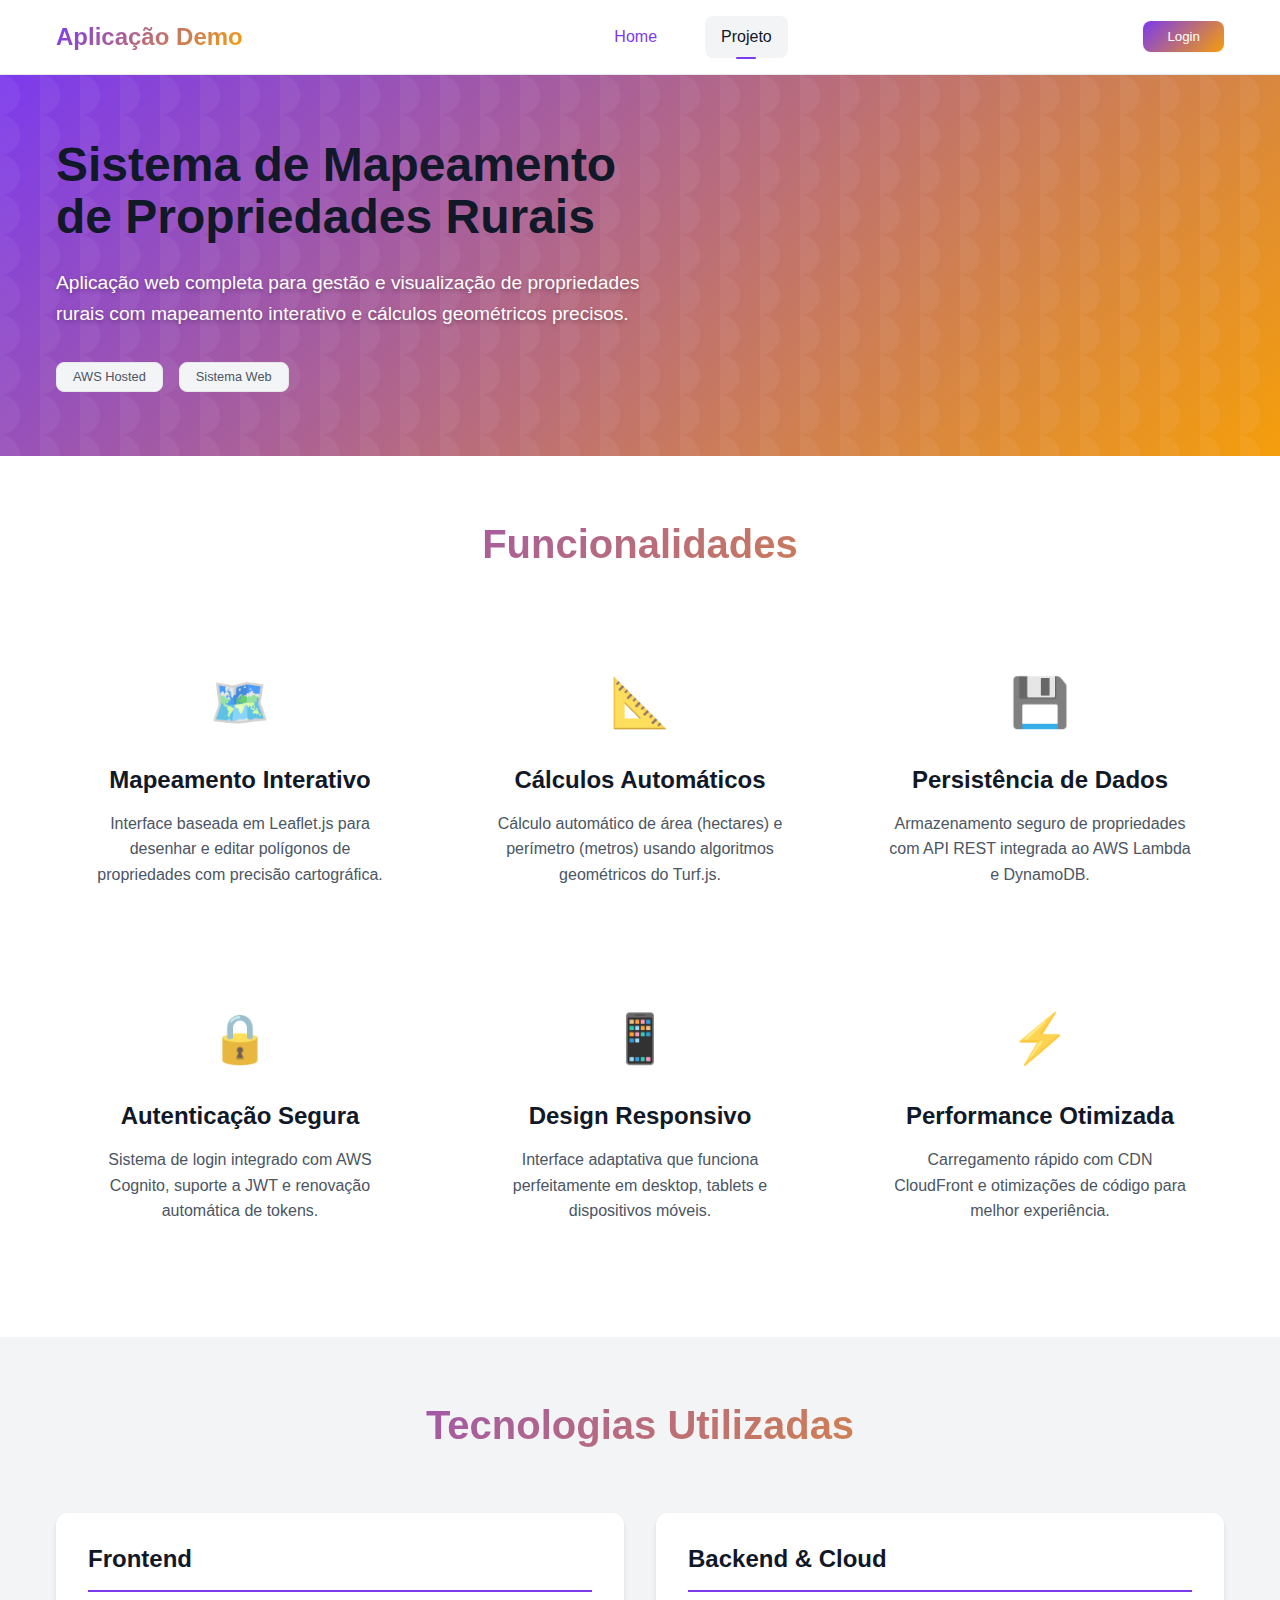
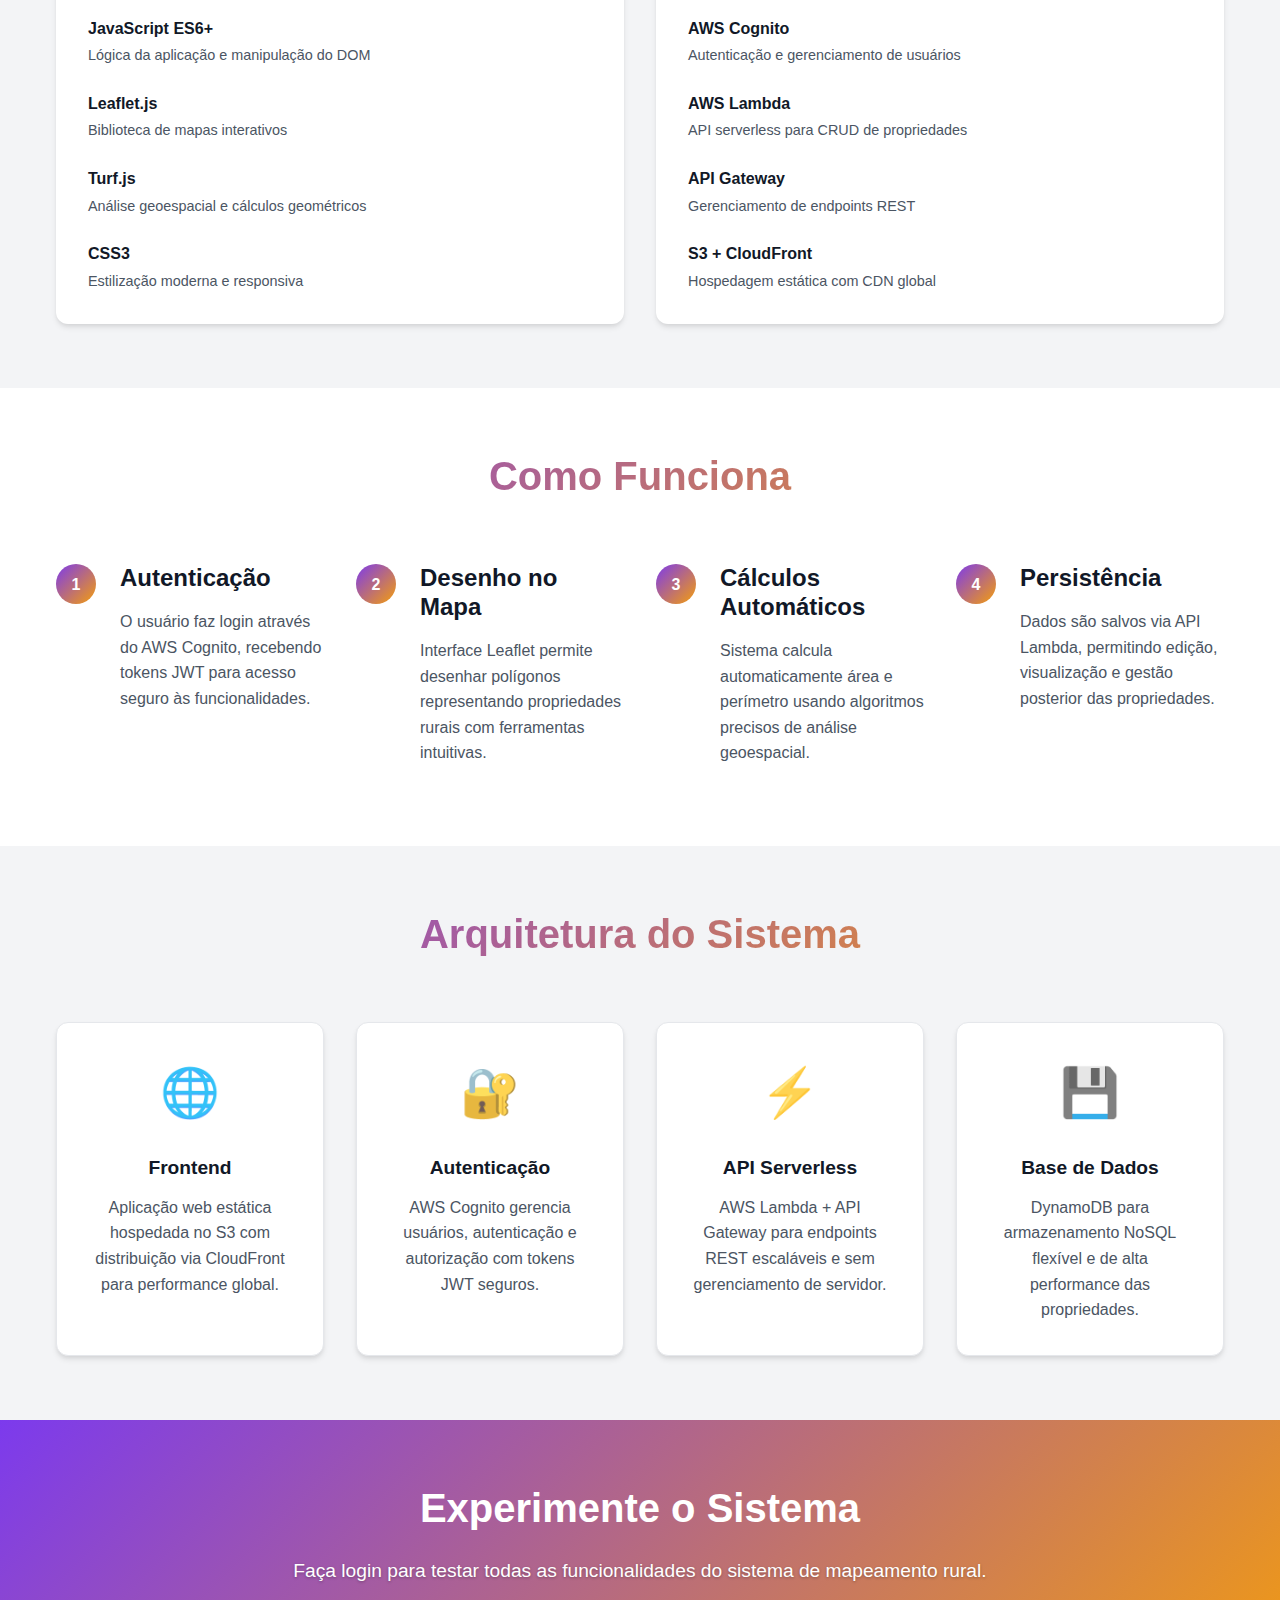
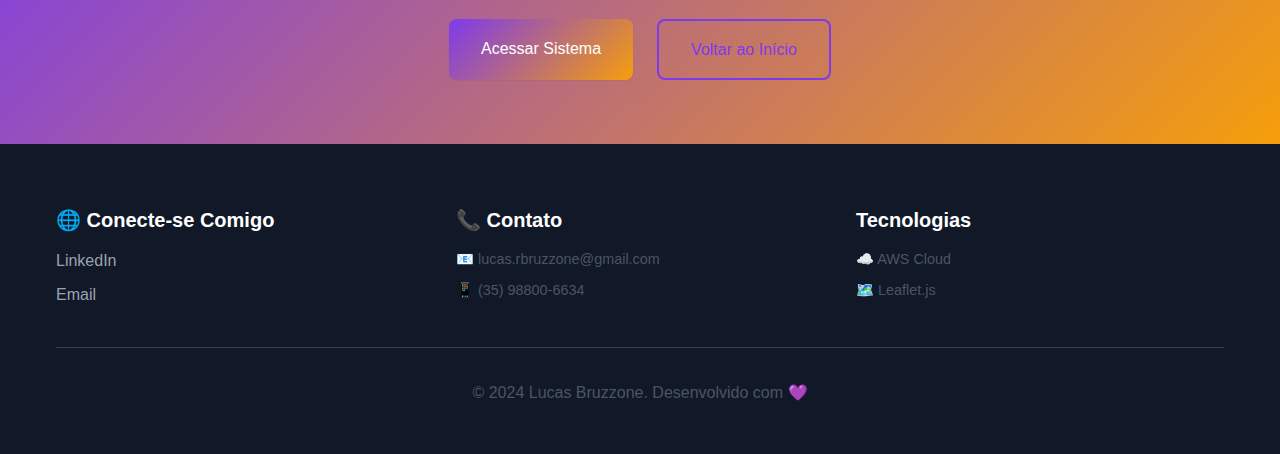
<file: src/projeto.html>
<!DOCTYPE html>
<html lang="pt-BR">
<head>
    <meta charset="UTF-8">
    <meta name="viewport" content="width=device-width, initial-scale=1.0">
    <title>Sistema de Mapeamento Rural - Lucas Bruzzone</title>
    <link rel="stylesheet" href="css/main.css">
    <link rel="stylesheet" href="css/components.css">
    <link rel="stylesheet" href="css/pages.css">
</head>
<body>
    <!-- Header Global -->
    <header class="header">
        <div class="header-container">
            <div class="logo">
                <a href="/">Aplicação Demo</a>
            </div>
            <nav class="nav">
                <a href="/" class="nav-link">Home</a>
                <a href="projeto.html" class="nav-link active">Projeto</a>
            </nav>
            <div class="auth-section">
                <button class="login-btn" id="loginBtn">Login</button>
                <div class="user-menu hidden" id="userMenu">
                    <button class="user-avatar" id="userAvatar">
                        <span id="userInitial">L</span>
                    </button>
                    <div class="dropdown" id="userDropdown">
                        <a href="dashboard.html" class="dropdown-item">
                            <span class="icon">📊</span> Dashboard
                        </a>
                        <a href="mapeamento.html" class="dropdown-item">
                            <span class="icon">🗺️</span> Mapeamento
                        </a>
                        <div class="dropdown-divider"></div>
                        <button class="dropdown-item logout-btn" id="logoutBtn">
                            <span class="icon">🚪</span> Sair
                        </button>
                    </div>
                </div>
            </div>
        </div>
    </header>

    <!-- Main Content -->
    <main class="main">
        <!-- Project Hero -->
        <section class="project-hero">
            <div class="container">
                <div class="project-hero-content">
                    <h1 class="project-title">Sistema de Mapeamento de Propriedades Rurais</h1>
                    <p class="project-subtitle">
                        Aplicação web completa para gestão e visualização de propriedades rurais com 
                        mapeamento interativo e cálculos geométricos precisos.
                    </p>
                    <div class="project-status">
                        <span class="status-badge">AWS Hosted</span>
                        <span class="status-badge">Sistema Web</span>
                    </div>
                </div>
            </div>
        </section>

        <!-- Features Section -->
        <section class="features">
            <div class="container">
                <h2 class="section-title">Funcionalidades</h2>
                <div class="features-grid">
                    <div class="feature-item">
                        <div class="feature-icon">🗺️</div>
                        <h3>Mapeamento Interativo</h3>
                        <p>Interface baseada em Leaflet.js para desenhar e editar polígonos de propriedades com precisão cartográfica.</p>
                    </div>
                    <div class="feature-item">
                        <div class="feature-icon">📐</div>
                        <h3>Cálculos Automáticos</h3>
                        <p>Cálculo automático de área (hectares) e perímetro (metros) usando algoritmos geométricos do Turf.js.</p>
                    </div>
                    <div class="feature-item">
                        <div class="feature-icon">💾</div>
                        <h3>Persistência de Dados</h3>
                        <p>Armazenamento seguro de propriedades com API REST integrada ao AWS Lambda e DynamoDB.</p>
                    </div>
                    <div class="feature-item">
                        <div class="feature-icon">🔒</div>
                        <h3>Autenticação Segura</h3>
                        <p>Sistema de login integrado com AWS Cognito, suporte a JWT e renovação automática de tokens.</p>
                    </div>
                    <div class="feature-item">
                        <div class="feature-icon">📱</div>
                        <h3>Design Responsivo</h3>
                        <p>Interface adaptativa que funciona perfeitamente em desktop, tablets e dispositivos móveis.</p>
                    </div>
                    <div class="feature-item">
                        <div class="feature-icon">⚡</div>
                        <h3>Performance Otimizada</h3>
                        <p>Carregamento rápido com CDN CloudFront e otimizações de código para melhor experiência.</p>
                    </div>
                </div>
            </div>
        </section>

        <!-- Tech Stack -->
        <section class="tech-stack">
            <div class="container">
                <h2 class="section-title">Tecnologias Utilizadas</h2>
                <div class="tech-categories">
                    <div class="tech-category">
                        <h3>Frontend</h3>
                        <div class="tech-list">
                            <div class="tech-item">
                                <span class="tech-name">JavaScript ES6+</span>
                                <span class="tech-desc">Lógica da aplicação e manipulação do DOM</span>
                            </div>
                            <div class="tech-item">
                                <span class="tech-name">Leaflet.js</span>
                                <span class="tech-desc">Biblioteca de mapas interativos</span>
                            </div>
                            <div class="tech-item">
                                <span class="tech-name">Turf.js</span>
                                <span class="tech-desc">Análise geoespacial e cálculos geométricos</span>
                            </div>
                            <div class="tech-item">
                                <span class="tech-name">CSS3</span>
                                <span class="tech-desc">Estilização moderna e responsiva</span>
                            </div>
                        </div>
                    </div>
                    <div class="tech-category">
                        <h3>Backend & Cloud</h3>
                        <div class="tech-list">
                            <div class="tech-item">
                                <span class="tech-name">AWS Cognito</span>
                                <span class="tech-desc">Autenticação e gerenciamento de usuários</span>
                            </div>
                            <div class="tech-item">
                                <span class="tech-name">AWS Lambda</span>
                                <span class="tech-desc">API serverless para CRUD de propriedades</span>
                            </div>
                            <div class="tech-item">
                                <span class="tech-name">API Gateway</span>
                                <span class="tech-desc">Gerenciamento de endpoints REST</span>
                            </div>
                            <div class="tech-item">
                                <span class="tech-name">S3 + CloudFront</span>
                                <span class="tech-desc">Hospedagem estática com CDN global</span>
                            </div>
                        </div>
                    </div>
                </div>
            </div>
        </section>

        <!-- How it Works -->
        <section class="how-it-works">
            <div class="container">
                <h2 class="section-title">Como Funciona</h2>
                <div class="steps">
                    <div class="step">
                        <div class="step-number">1</div>
                        <div class="step-content">
                            <h3>Autenticação</h3>
                            <p>O usuário faz login através do AWS Cognito, recebendo tokens JWT para acesso seguro às funcionalidades.</p>
                        </div>
                    </div>
                    <div class="step">
                        <div class="step-number">2</div>
                        <div class="step-content">
                            <h3>Desenho no Mapa</h3>
                            <p>Interface Leaflet permite desenhar polígonos representando propriedades rurais com ferramentas intuitivas.</p>
                        </div>
                    </div>
                    <div class="step">
                        <div class="step-number">3</div>
                        <div class="step-content">
                            <h3>Cálculos Automáticos</h3>
                            <p>Sistema calcula automaticamente área e perímetro usando algoritmos precisos de análise geoespacial.</p>
                        </div>
                    </div>
                    <div class="step">
                        <div class="step-number">4</div>
                        <div class="step-content">
                            <h3>Persistência</h3>
                            <p>Dados são salvos via API Lambda, permitindo edição, visualização e gestão posterior das propriedades.</p>
                        </div>
                    </div>
                </div>
            </div>
        </section>

        <!-- Architecture Section -->
        <section class="architecture">
            <div class="container">
                <h2 class="section-title">Arquitetura do Sistema</h2>
                <div class="architecture-grid">
                    <div class="arch-item">
                        <div class="arch-icon">🌐</div>
                        <h3>Frontend</h3>
                        <p>Aplicação web estática hospedada no S3 com distribuição via CloudFront para performance global.</p>
                    </div>
                    <div class="arch-item">
                        <div class="arch-icon">🔐</div>
                        <h3>Autenticação</h3>
                        <p>AWS Cognito gerencia usuários, autenticação e autorização com tokens JWT seguros.</p>
                    </div>
                    <div class="arch-item">
                        <div class="arch-icon">⚡</div>
                        <h3>API Serverless</h3>
                        <p>AWS Lambda + API Gateway para endpoints REST escaláveis e sem gerenciamento de servidor.</p>
                    </div>
                    <div class="arch-item">
                        <div class="arch-icon">💾</div>
                        <h3>Base de Dados</h3>
                        <p>DynamoDB para armazenamento NoSQL flexível e de alta performance das propriedades.</p>
                    </div>
                </div>
            </div>
        </section>

        <!-- CTA Section -->
        <section class="cta-section">
            <div class="container">
                <div class="cta-content">
                    <h2>Experimente o Sistema</h2>
                    <p>Faça login para testar todas as funcionalidades do sistema de mapeamento rural.</p>
                    <div class="cta-actions">
                        <button class="btn btn-primary btn-large" id="ctaLoginBtn">Acessar Sistema</button>
                        <a href="/" class="btn btn-outline btn-large">Voltar ao Início</a>
                    </div>
                </div>
            </div>
        </section>
    </main>

    <!-- Footer -->
    <footer class="footer">
        <div class="container">
            <div class="footer-content">
                <div class="footer-section">
                    <h4>🌐 Conecte-se Comigo</h4>
                    <a href="https://www.linkedin.com/in/lucas-bruzzone/" target="_blank" class="footer-link">
                        LinkedIn
                    </a>
                    <a href="mailto:lucas.rbruzzone@gmail.com" class="footer-link">
                        Email
                    </a>
                </div>
                <div class="footer-section">
                    <h4>📞 Contato</h4>
                    <p>📧 lucas.rbruzzone@gmail.com</p>
                    <p>📱 (35) 98800-6634</p>
                </div>
                <div class="footer-section">
                    <h4>Tecnologias</h4>
                    <p>☁️ AWS Cloud</p>
                    <p>🗺️ Leaflet.js</p>
                </div>
            </div>
            <div class="footer-bottom">
                <p>&copy; 2024 Lucas Bruzzone. Desenvolvido com 💜</p>
            </div>
        </div>
    </footer>

    <!-- Modal de Login/Cadastro -->
    <div class="modal-overlay hidden" id="loginModal">
        <div class="modal">
            <div class="modal-header">
                <h3 id="modalTitle">Acessar Sistema</h3>
                <button class="modal-close" id="modalClose">&times;</button>
            </div>
            
            <div class="modal-body">
                <!-- Google SSO -->
                <div class="google-sso-section">
                    <button class="btn-google-standard" id="googleSignInBtn">
                        <svg class="google-icon" viewBox="0 0 24 24" width="18" height="18">
                            <path fill="#4285F4" d="M22.56 12.25c0-.78-.07-1.53-.2-2.25H12v4.26h5.92c-.26 1.37-1.04 2.53-2.21 3.31v2.77h3.57c2.08-1.92 3.28-4.74 3.28-8.09z"/>
                            <path fill="#34A853" d="M12 23c2.97 0 5.46-.98 7.28-2.66l-3.57-2.77c-.98.66-2.23 1.06-3.71 1.06-2.86 0-5.29-1.93-6.16-4.53H2.18v2.84C3.99 20.53 7.7 23 12 23z"/>
                            <path fill="#FBBC05" d="M5.84 14.09c-.22-.66-.35-1.36-.35-2.09s.13-1.43.35-2.09V7.07H2.18C1.43 8.55 1 10.22 1 12s.43 3.45 1.18 4.93l2.85-2.22.81-.62z"/>
                            <path fill="#EA4335" d="M12 5.38c1.62 0 3.06.56 4.21 1.64l3.15-3.15C17.45 2.09 14.97 1 12 1 7.7 1 3.99 3.47 2.18 7.07l3.66 2.84c.87-2.6 3.3-4.53 6.16-4.53z"/>
                        </svg>
                        Continuar com Google
                    </button>
                </div>

                <div class="auth-divider">
                    <span>ou</span>
                </div>

                <!-- Tabs -->
                <div class="modal-tabs">
                    <button class="tab-btn active" id="loginTabBtn">Entrar</button>
                    <button class="tab-btn" id="signupTabBtn">Cadastrar</button>
                </div>
                
                <!-- Formulário de Login -->
                <div class="auth-form" id="loginFormDiv">
                    <form class="login-form" id="loginForm">
                        <div class="form-group">
                            <label for="email">Email ou usuário</label>
                            <input type="text" id="email" placeholder="Digite seu email ou usuário" required>
                        </div>
                        <div class="form-group">
                            <label for="password">Senha</label>
                            <input type="password" id="password" placeholder="Digite sua senha" required>
                        </div>
                        <button type="submit" class="btn btn-primary btn-full" id="submitLogin">
                            Entrar
                        </button>
                    </form>
                </div>

                <!-- Formulário de Cadastro -->
                <div class="auth-form hidden" id="signupFormDiv">
                    <form class="signup-form" id="signupForm">
                        <div class="form-group">
                            <label for="signupEmail">Email</label>
                            <input type="email" id="signupEmail" placeholder="Digite seu email" required>
                        </div>
                        <div class="form-group">
                            <label for="signupPassword">Senha</label>
                            <input type="password" id="signupPassword" placeholder="Crie uma senha segura" required>
                            <small class="password-hint" id="passwordHint">
                                Mínimo 8 caracteres, maiúscula, minúscula e número
                            </small>
                        </div>
                        <div class="form-group">
                            <label for="confirmPassword">Confirmar Senha</label>
                            <input type="password" id="confirmPassword" placeholder="Confirme sua senha" required>
                        </div>
                        <button type="submit" class="btn btn-primary btn-full" id="submitSignup">
                            Cadastrar
                        </button>
                    </form>
                </div>

                <!-- Formulário de Confirmação -->
                <div class="auth-form hidden" id="confirmationDiv">
                    <div class="confirmation-header">
                        <h4>✉️ Confirme seu Email</h4>
                        <p>Enviamos um código de confirmação para seu email.</p>
                    </div>
                    <form class="confirmation-form" id="confirmationForm">
                        <div class="form-group">
                            <label for="confirmCode">Código de Confirmação</label>
                            <input type="text" id="confirmCode" placeholder="Digite o código recebido" required>
                        </div>
                        <button type="submit" class="btn btn-primary btn-full" id="submitConfirm">
                            Confirmar
                        </button>
                    </form>
                    <div class="auth-switch">
                        Não recebeu o código? 
                        <button class="link-btn" id="resendCodeBtn">Reenviar</button>
                    </div>
                </div>

                <div id="authStatus" class="auth-status hidden"></div>
            </div>
        </div>
    </div>

    <!-- Scripts -->
    <script src="js/auth.js"></script>
    <script src="js/components.js"></script>
    <script src="js/main.js"></script>

    <style>
        /* Google Button Standard Styling */
        .google-sso-section {
            margin-bottom: 1.5rem;
        }

        .btn-google-standard {
            width: 100%;
            display: flex;
            align-items: center;
            justify-content: center;
            gap: 12px;
            padding: 12px 16px;
            background: white;
            border: 1px solid #dadce0;
            border-radius: 6px;
            font-family: 'Google Sans', Roboto, sans-serif;
            font-size: 14px;
            font-weight: 500;
            color: #3c4043;
            cursor: pointer;
            transition: all 0.2s ease;
        }

        .btn-google-standard:hover {
            box-shadow: 0 1px 3px rgba(0,0,0,0.1);
            border-color: #dadce0;
            background: #f8f9fa;
        }

        .btn-google-standard:active {
            background: #f1f3f4;
        }

        .google-icon {
            flex-shrink: 0;
        }

        .auth-divider {
            display: flex;
            align-items: center;
            margin: 1.5rem 0;
            color: var(--gray-500);
            font-size: 0.9rem;
        }

        .auth-divider::before,
        .auth-divider::after {
            content: '';
            flex: 1;
            height: 1px;
            background: var(--gray-300);
        }

        .auth-divider span {
            padding: 0 1rem;
            background: white;
        }
    </style>
</body>
</html>
</file>
<file: src/css/components.css>
/* Modal Components */
.modal-overlay {
    position: fixed;
    top: 0;
    left: 0;
    right: 0;
    bottom: 0;
    background: rgba(0, 0, 0, 0.6);
    display: flex;
    align-items: center;
    justify-content: center;
    z-index: 10000;
    backdrop-filter: blur(4px);
    animation: fadeIn 0.2s ease-out;
}

.modal {
    background: white;
    border-radius: var(--border-radius-xl);
    box-shadow: var(--shadow-xl);
    width: 90%;
    max-width: 400px;
    max-height: 90vh;
    overflow-y: auto;
    transform: scale(0.9);
    animation: modalIn 0.2s ease-out forwards;
}

.modal-header {
    display: flex;
    align-items: center;
    justify-content: space-between;
    padding: var(--space-lg);
    border-bottom: 1px solid var(--gray-200);
}

.modal-header h3 {
    margin: 0;
    color: var(--gray-900);
}

.modal-close {
    background: none;
    border: none;
    font-size: 1.5rem;
    color: var(--gray-400);
    cursor: pointer;
    padding: var(--space-xs);
    border-radius: var(--border-radius);
    transition: var(--transition);
}

.modal-close:hover {
    color: var(--gray-600);
    background: var(--gray-100);
}

/* Modal Tabs */
.modal-tabs {
    display: flex;
    border-bottom: 1px solid var(--gray-200);
    background: var(--gray-50);
}

.tab-btn {
    flex: 1;
    padding: var(--space-md);
    background: none;
    border: none;
    cursor: pointer;
    font-weight: 500;
    color: var(--gray-600);
    transition: var(--transition);
    position: relative;
}

.tab-btn.active {
    background: white;
    color: var(--primary);
}

.tab-btn.active::after {
    content: '';
    position: absolute;
    bottom: 0;
    left: 0;
    right: 0;
    height: 2px;
    background: var(--primary);
}

.tab-btn:hover {
    background: var(--gray-100);
}

.tab-btn.active:hover {
    background: white;
}

.modal-body {
    padding: var(--space-lg);
}

/* Form Components */
.auth-form {
    width: 100%;
}

.login-form,
.signup-form,
.confirmation-form {
    display: flex;
    flex-direction: column;
    gap: var(--space-lg);
}

.form-group {
    display: flex;
    flex-direction: column;
    gap: var(--space-sm);
}

.form-group label {
    font-weight: 500;
    color: var(--gray-700);
    font-size: 0.9rem;
}

.form-group input,
.form-group select,
.form-group textarea {
    padding: var(--space-md);
    border: 2px solid var(--gray-200);
    border-radius: var(--border-radius);
    font-size: 1rem;
    transition: var(--transition);
    background: var(--gray-50);
}

.form-group input:focus,
.form-group select:focus,
.form-group textarea:focus {
    outline: none;
    border-color: var(--primary);
    background: white;
    box-shadow: 0 0 0 3px rgba(102, 126, 234, 0.1);
}

.form-group input::placeholder {
    color: var(--gray-400);
}

/* Password Validation */
.password-hint {
    font-size: 0.8rem;
    color: var(--gray-500);
    margin-top: var(--space-xs);
    transition: var(--transition);
}

.password-hint.error {
    color: var(--error);
    font-weight: 500;
}

/* Confirmation Header */
.confirmation-header {
    text-align: center;
    margin-bottom: var(--space-lg);
}

.confirmation-header h4 {
    color: var(--primary);
    margin-bottom: var(--space-sm);
    font-size: 1.2rem;
}

.confirmation-header p {
    color: var(--gray-600);
    font-size: 0.9rem;
    margin: 0;
}

/* Auth Switch */
.auth-switch {
    text-align: center;
    margin-top: var(--space-lg);
    font-size: 0.9rem;
    color: var(--gray-600);
}

.link-btn {
    background: none;
    border: none;
    color: var(--primary);
    cursor: pointer;
    font-weight: 500;
    text-decoration: underline;
    padding: 0;
    font-size: inherit;
}

.link-btn:hover {
    color: var(--primary);
    text-decoration: none;
}

.link-btn:disabled {
    opacity: 0.6;
    cursor: not-allowed;
}

/* Auth Status */
.auth-status {
    padding: var(--space-md);
    border-radius: var(--border-radius);
    text-align: center;
    font-weight: 500;
    font-size: 0.9rem;
    transition: var(--transition);
    margin-top: var(--space-md);
}

.auth-status.success {
    background: var(--success);
    color: white;
}

.auth-status.error {
    background: var(--error);
    color: white;
}

.auth-status.warning {
    background: var(--warning);
    color: white;
}

.auth-status.info {
    background: #3b82f6;
    color: white;
}

/* Loading Components */
.loading-spinner {
    width: 40px;
    height: 40px;
    border: 3px solid var(--gray-200);
    border-top: 3px solid var(--primary);
    border-radius: 50%;
    animation: spin 1s linear infinite;
    margin: 0 auto var(--space-md);
}

.loading-state {
    text-align: center;
    padding: var(--space-3xl);
    color: var(--gray-500);
}

/* Empty States */
.empty-state {
    text-align: center;
    padding: var(--space-3xl);
}

.empty-icon {
    font-size: 4rem;
    margin-bottom: var(--space-lg);
    opacity: 0.6;
}

.empty-state h3 {
    color: var(--gray-700);
    margin-bottom: var(--space-md);
}

.empty-state p {
    color: var(--gray-500);
    margin-bottom: var(--space-xl);
}

.empty-message {
    text-align: center;
    padding: var(--space-xl);
    color: var(--gray-500);
    font-style: italic;
}

/* Status Badges */
.status-badge {
    display: inline-flex;
    align-items: center;
    gap: var(--space-xs);
    padding: var(--space-xs) var(--space-md);
    border-radius: var(--border-radius);
    font-size: 0.8rem;
    font-weight: 500;
    border: 1px solid transparent;
}

.status-badge.online {
    background: rgba(72, 187, 120, 0.1);
    color: var(--success);
    border-color: rgba(72, 187, 120, 0.2);
}

.status-badge:not(.online) {
    background: var(--gray-100);
    color: var(--gray-600);
    border-color: var(--gray-200);
}

/* Card Components */
.card {
    background: white;
    border-radius: var(--border-radius-lg);
    box-shadow: var(--shadow-md);
    transition: var(--transition-slow);
    overflow: hidden;
}

.card:hover {
    transform: translateY(-2px);
    box-shadow: var(--shadow-lg);
}

.card-header {
    padding: var(--space-lg);
    border-bottom: 1px solid var(--gray-200);
    background: var(--gray-50);
}

.card-body {
    padding: var(--space-lg);
}

.card-footer {
    padding: var(--space-lg);
    border-top: 1px solid var(--gray-200);
    background: var(--gray-50);
}

/* Info Grid */
.info-grid {
    display: grid;
    grid-template-columns: repeat(auto-fit, minmax(200px, 1fr));
    gap: var(--space-md);
}

.info-item {
    display: flex;
    justify-content: space-between;
    align-items: center;
    padding: var(--space-md);
    background: var(--gray-50);
    border-radius: var(--border-radius);
    border-left: 3px solid var(--primary);
}

.info-label {
    font-weight: 500;
    color: var(--gray-600);
}

.info-value {
    color: var(--gray-900);
    font-weight: 600;
}

.status-online {
    color: var(--success) !important;
}

/* Progress Components */
.progress-bar {
    width: 100%;
    height: 8px;
    background: var(--gray-200);
    border-radius: 4px;
    overflow: hidden;
}

.progress-fill {
    height: 100%;
    background: linear-gradient(90deg, var(--primary), var(--secondary));
    transition: width 0.3s ease;
    border-radius: 4px;
}

/* Tag Components */
.tag {
    display: inline-flex;
    align-items: center;
    gap: var(--space-xs);
    padding: var(--space-xs) var(--space-sm);
    background: var(--gray-100);
    color: var(--gray-700);
    border-radius: var(--border-radius);
    font-size: 0.8rem;
    font-weight: 500;
}

.tag.primary {
    background: rgba(102, 126, 234, 0.1);
    color: var(--primary);
}

.tag.success {
    background: rgba(72, 187, 120, 0.1);
    color: var(--success);
}

.tag.warning {
    background: rgba(237, 137, 54, 0.1);
    color: var(--warning);
}

.tag.error {
    background: rgba(245, 101, 101, 0.1);
    color: var(--error);
}

/* Tooltip Components */
.tooltip {
    position: relative;
    display: inline-block;
}

.tooltip::after {
    content: attr(data-tooltip);
    position: absolute;
    bottom: 100%;
    left: 50%;
    transform: translateX(-50%);
    background: var(--gray-900);
    color: white;
    padding: var(--space-xs) var(--space-sm);
    border-radius: var(--border-radius);
    font-size: 0.8rem;
    white-space: nowrap;
    opacity: 0;
    visibility: hidden;
    transition: var(--transition);
    z-index: 1000;
    margin-bottom: 5px;
}

.tooltip:hover::after {
    opacity: 1;
    visibility: visible;
}

/* Alert Components */
.alert {
    padding: var(--space-md);
    border-radius: var(--border-radius);
    margin-bottom: var(--space-md);
    border-left: 4px solid;
}

.alert.info {
    background: rgba(59, 130, 246, 0.1);
    border-color: #3b82f6;
    color: #1e40af;
}

.alert.success {
    background: rgba(72, 187, 120, 0.1);
    border-color: var(--success);
    color: #166534;
}

.alert.warning {
    background: rgba(237, 137, 54, 0.1);
    border-color: var(--warning);
    color: #92400e;
}

.alert.error {
    background: rgba(245, 101, 101, 0.1);
    border-color: var(--error);
    color: #991b1b;
}

/* Toast Specific Styles */
.toast-container {
    position: fixed;
    top: 20px;
    right: 20px;
    z-index: 10001;
    display: flex;
    flex-direction: column;
    gap: 8px;
    pointer-events: none;
}

.toast {
    pointer-events: auto;
    min-width: 200px;
    max-width: 400px;
    word-break: break-word;
}

/* Animations */
@keyframes fadeIn {
    from { opacity: 0; }
    to { opacity: 1; }
}

@keyframes modalIn {
    from { 
        opacity: 0;
        transform: scale(0.9) translateY(-20px);
    }
    to { 
        opacity: 1;
        transform: scale(1) translateY(0);
    }
}

@keyframes spin {
    from { transform: rotate(0deg); }
    to { transform: rotate(360deg); }
}

@keyframes slideIn {
    from { 
        opacity: 0;
        transform: translateY(20px);
    }
    to { 
        opacity: 1;
        transform: translateY(0);
    }
}

@keyframes pulse {
    0%, 100% { opacity: 1; }
    50% { opacity: 0.7; }
}

/* Responsive Adjustments */
@media (max-width: 768px) {
    .modal {
        width: 95%;
        margin: var(--space-md);
    }
    
    .modal-header,
    .modal-body {
        padding: var(--space-md);
    }
    
    .modal-tabs {
        display: flex;
    }
    
    .tab-btn {
        padding: var(--space-sm) var(--space-md);
        font-size: 0.9rem;
    }
    
    .info-grid {
        grid-template-columns: 1fr;
    }
    
    .info-item {
        flex-direction: column;
        align-items: flex-start;
        gap: var(--space-xs);
    }
    
    .toast-container {
        top: 10px;
        right: 10px;
        left: 10px;
    }
    
    .toast {
        max-width: none;
    }
}

@media (max-width: 480px) {
    .form-group input,
    .form-group select,
    .form-group textarea {
        padding: var(--space-sm);
        font-size: 16px; /* Prevent zoom on iOS */
    }
    
    .btn {
        padding: var(--space-sm) var(--space-md);
    }
    
    .status-badge {
        font-size: 0.7rem;
        padding: 2px var(--space-sm);
    }
    
    .modal-body {
        padding: var(--space-sm);
    }
    
    .confirmation-header h4 {
        font-size: 1.1rem;
    }
    
    .tab-btn {
        padding: var(--space-sm);
        font-size: 0.85rem;
    }
}
</file>
<file: src/css/pages.css>
/* Mapping Page Styles */
.mapping-main {
    background: var(--gray-50);
    min-height: calc(100vh - 80px);
    padding: var(--space-xl) 0;
}

.page-header {
    text-align: center;
    margin-bottom: var(--space-xl);
}

.page-header h1 {
    font-size: 2.5rem;
    background: linear-gradient(135deg, var(--primary), var(--secondary));
    -webkit-background-clip: text;
    -webkit-text-fill-color: transparent;
    background-clip: text;
    margin-bottom: var(--space-md);
}

.page-header p {
    font-size: 1.1rem;
    color: var(--gray-600);
}

/* Instructions Card */
.instructions-card {
    margin-bottom: var(--space-xl);
}

.instructions-grid {
    display: grid;
    grid-template-columns: repeat(auto-fit, minmax(250px, 1fr));
    gap: var(--space-lg);
}

.instruction-item {
    display: flex;
    align-items: center;
    gap: var(--space-md);
    padding: var(--space-sm);
}

.instruction-icon {
    font-size: 1.5rem;
    flex-shrink: 0;
}

/* Map Section */
.map-section {
    margin-bottom: var(--space-xl);
}

.map-header-content {
    display: flex;
    justify-content: space-between;
    align-items: center;
    flex-wrap: wrap;
    gap: var(--space-md);
}

.map-controls-info {
    display: flex;
    align-items: center;
    gap: var(--space-md);
}

.map-container {
    position: relative;
    width: 100%;
    height: 500px;
    min-height: 400px;
}

.map-canvas {
    width: 100% !important;
    height: 100% !important;
    border-radius: 0 0 var(--border-radius-lg) var(--border-radius-lg);
}

/* Property Form Section */
.property-form-section {
    margin-bottom: var(--space-xl);
}

.property-form {
    width: 100%;
}

.form-grid {
    display: grid;
    grid-template-columns: repeat(auto-fit, minmax(250px, 1fr));
    gap: var(--space-lg);
    margin-bottom: var(--space-lg);
}

.property-metrics {
    display: grid;
    grid-template-columns: repeat(auto-fit, minmax(200px, 1fr));
    gap: var(--space-lg);
    padding: var(--space-lg);
    background: var(--gray-50);
    border-radius: var(--border-radius);
    margin-bottom: var(--space-lg);
}

.metric-item {
    display: flex;
    align-items: center;
    gap: var(--space-md);
}

.metric-icon {
    font-size: 1.5rem;
    opacity: 0.8;
}

.metric-content {
    display: flex;
    flex-direction: column;
    gap: var(--space-xs);
}

.metric-label {
    font-size: 0.9rem;
    color: var(--gray-600);
    font-weight: 500;
}

.metric-value {
    font-size: 1.1rem;
    color: var(--gray-900);
    font-weight: 600;
}

.form-actions {
    display: flex;
    gap: var(--space-md);
    justify-content: flex-end;
    flex-wrap: wrap;
}

/* Properties Section */
.properties-section .section-subtitle {
    color: var(--gray-500);
    font-size: 0.9rem;
    margin: 0;
}

.properties-grid {
    display: grid;
    grid-template-columns: repeat(auto-fill, minmax(300px, 1fr));
    gap: var(--space-lg);
}

.property-card {
    background: var(--gray-50);
    border: 1px solid var(--gray-200);
    border-radius: var(--border-radius-lg);
    padding: var(--space-lg);
    transition: var(--transition-slow);
}

.property-card:hover {
    transform: translateY(-2px);
    box-shadow: var(--shadow-md);
    border-color: var(--primary);
}

.property-header {
    display: flex;
    justify-content: space-between;
    align-items: center;
    margin-bottom: var(--space-md);
    flex-wrap: wrap;
    gap: var(--space-sm);
}

.property-header h4 {
    color: var(--gray-900);
    margin: 0;
    font-size: 1.1rem;
}

.property-type {
    background: var(--primary);
    color: white;
    padding: var(--space-xs) var(--space-sm);
    border-radius: var(--border-radius);
    font-size: 0.8rem;
    font-weight: 500;
    text-transform: capitalize;
}

.property-metrics {
    display: flex;
    gap: var(--space-lg);
    margin-bottom: var(--space-md);
    flex-wrap: wrap;
}

.property-metrics .metric-item {
    gap: var(--space-sm);
}

.property-metrics .metric-icon {
    font-size: 1rem;
}

.property-desc {
    color: var(--gray-600);
    font-size: 0.9rem;
    margin-bottom: var(--space-md);
    font-style: italic;
}

.property-actions {
    display: flex;
    gap: var(--space-sm);
    flex-wrap: wrap;
}

.btn-icon {
    font-size: 0.9rem;
}

/* Popup Content */
.popup-content {
    font-size: 0.9rem;
    line-height: 1.5;
}

.popup-content strong {
    color: var(--gray-900);
    font-size: 1rem;
}

/* Leaflet Customizations */
.leaflet-draw-toolbar {
    background: white !important;
    border-radius: var(--border-radius) !important;
    box-shadow: var(--shadow-md) !important;
    border: 1px solid var(--gray-200) !important;
}

.leaflet-draw-toolbar a {
    border-radius: var(--border-radius) !important;
    transition: var(--transition) !important;
}

.leaflet-draw-toolbar a:hover {
    background: var(--primary) !important;
    color: white !important;
}

.leaflet-popup-content-wrapper {
    border-radius: var(--border-radius) !important;
    box-shadow: var(--shadow-lg) !important;
}

.leaflet-popup-tip {
    box-shadow: var(--shadow-md) !important;
}

/* Dashboard Styles */
.dashboard-main {
    background: var(--gray-50);
    min-height: calc(100vh - 80px);
    padding: var(--space-xl) 0;
}

.dashboard-header {
    text-align: center;
    margin-bottom: var(--space-3xl);
}

.dashboard-header h1 {
    font-size: 2.5rem;
    background: linear-gradient(135deg, var(--primary), var(--secondary));
    -webkit-background-clip: text;
    -webkit-text-fill-color: transparent;
    background-clip: text;
    margin-bottom: var(--space-md);
}

.dashboard-header p {
    font-size: 1.1rem;
    color: var(--gray-600);
}

/* Stats Grid */
.stats-grid {
    display: grid;
    grid-template-columns: repeat(auto-fit, minmax(240px, 1fr));
    gap: var(--space-lg);
    margin-bottom: var(--space-3xl);
}

.stat-card {
    background: white;
    border-radius: var(--border-radius-lg);
    padding: var(--space-xl);
    box-shadow: var(--shadow-md);
    display: flex;
    align-items: center;
    gap: var(--space-lg);
    transition: var(--transition-slow);
    border-left: 4px solid var(--primary);
}

.stat-card:hover {
    transform: translateY(-2px);
    box-shadow: var(--shadow-lg);
}

.stat-card:nth-child(2) { border-left-color: var(--success); }
.stat-card:nth-child(3) { border-left-color: var(--warning); }
.stat-card:nth-child(4) { border-left-color: var(--secondary); }

.stat-icon {
    font-size: 2.5rem;
    opacity: 0.8;
}

.stat-content {
    flex: 1;
}

.stat-number {
    font-size: 2rem;
    font-weight: 700;
    color: var(--gray-900);
    margin-bottom: var(--space-xs);
}

.stat-label {
    color: var(--gray-600);
    font-size: 0.9rem;
    font-weight: 500;
}

/* Actions Section */
.actions-section {
    margin-bottom: var(--space-3xl);
}

.actions-section h2 {
    margin-bottom: var(--space-xl);
    color: var(--gray-900);
}

.actions-grid {
    display: grid;
    grid-template-columns: repeat(auto-fit, minmax(280px, 1fr));
    gap: var(--space-xl);
}

.action-card {
    background: white;
    border-radius: var(--border-radius-lg);
    padding: var(--space-xl);
    text-align: center;
    box-shadow: var(--shadow-md);
    transition: var(--transition-slow);
    border: 1px solid var(--gray-200);
}

.action-card:hover {
    transform: translateY(-4px);
    box-shadow: var(--shadow-xl);
    border-color: var(--primary);
}

.action-icon {
    font-size: 3rem;
    margin-bottom: var(--space-lg);
    opacity: 0.8;
}

.action-card h3 {
    color: var(--gray-900);
    margin-bottom: var(--space-md);
}

.action-card p {
    color: var(--gray-600);
    margin-bottom: var(--space-xl);
    line-height: 1.6;
}

/* Recent Section */
.recent-section {
    margin-bottom: var(--space-3xl);
}

.section-header {
    display: flex;
    justify-content: space-between;
    align-items: center;
    margin-bottom: var(--space-xl);
    flex-wrap: wrap;
    gap: var(--space-md);
}

.section-header h2 {
    color: var(--gray-900);
    margin: 0;
}

.recent-properties {
    background: white;
    border-radius: var(--border-radius-lg);
    box-shadow: var(--shadow-md);
    overflow: hidden;
}

.property-summary {
    padding: var(--space-lg);
    border-bottom: 1px solid var(--gray-200);
    transition: var(--transition);
}

.property-summary:last-child {
    border-bottom: none;
}

.property-summary:hover {
    background: var(--gray-50);
}

.property-header {
    display: flex;
    justify-content: space-between;
    align-items: center;
    margin-bottom: var(--space-md);
    flex-wrap: wrap;
    gap: var(--space-sm);
}

.property-header h4 {
    color: var(--gray-900);
    margin: 0;
    font-size: 1.1rem;
}

.property-type {
    background: var(--primary);
    color: white;
    padding: var(--space-xs) var(--space-sm);
    border-radius: var(--border-radius);
    font-size: 0.8rem;
    font-weight: 500;
    text-transform: capitalize;
}

.property-metrics {
    display: flex;
    gap: var(--space-lg);
    margin-bottom: var(--space-sm);
    flex-wrap: wrap;
}

.property-metrics span {
    color: var(--gray-600);
    font-size: 0.9rem;
}

.property-date {
    color: var(--gray-500);
    font-size: 0.8rem;
    font-style: italic;
}

/* System Info */
.system-info {
    background: white;
    border-radius: var(--border-radius-lg);
    padding: var(--space-xl);
    box-shadow: var(--shadow-md);
}

.system-info h2 {
    margin-bottom: var(--space-xl);
    color: var(--gray-900);
}

/* Project Page Styles */
.project-hero {
    background: linear-gradient(135deg, var(--primary) 0%, var(--secondary) 100%);
    color: white;
    padding: var(--space-3xl) 0;
    position: relative;
    overflow: hidden;
}

.project-hero::before {
    content: '';
    position: absolute;
    top: 0;
    left: 0;
    right: 0;
    bottom: 0;
    background: url('data:image/svg+xml,<svg width="40" height="40" viewBox="0 0 40 40" xmlns="http://www.w3.org/2000/svg"><g fill="white" fill-opacity="0.05"><path d="M20 20c0 11.046-8.954 20-20 20s-20-8.954-20-20 8.954-20 20-20 20 8.954 20 20z"/></g></svg>');
}

.project-hero-content {
    position: relative;
    z-index: 1;
    max-width: 600px;
}

.project-title {
    font-size: 3rem;
    font-weight: 800;
    margin-bottom: var(--space-lg);
    line-height: 1.1;
}

.project-subtitle {
    font-size: 1.2rem;
    margin-bottom: var(--space-xl);
    opacity: 1; /* Era 0.9 */
    line-height: 1.6;
    color: #ffffff; /* Força branco puro */
    text-shadow: 0 2px 4px rgba(0, 0, 0, 0.3); /* Adiciona sombra */
}

.project-status {
    display: flex;
    gap: var(--space-md);
    flex-wrap: wrap;
}

.project-demo {
    position: relative;
    z-index: 1;
}

.demo-placeholder {
    background: rgba(255, 255, 255, 0.1);
    border-radius: var(--border-radius-xl);
    padding: var(--space-lg);
    backdrop-filter: blur(10px);
    border: 1px solid rgba(255, 255, 255, 0.2);
}

.demo-window {
    background: var(--gray-900);
    border-radius: var(--border-radius-lg);
    overflow: hidden;
    box-shadow: var(--shadow-xl);
}

.demo-header {
    background: var(--gray-800);
    padding: var(--space-md);
    display: flex;
    align-items: center;
    gap: var(--space-md);
}

.demo-dots {
    display: flex;
    gap: var(--space-xs);
}

.demo-title {
    color: var(--gray-300);
    font-size: 0.9rem;
}

.demo-content {
    display: grid;
    grid-template-columns: 2fr 1fr;
    height: 300px;
}

.demo-map {
    background: linear-gradient(45deg, #e5f3ff 0%, #b3d9ff 100%);
    position: relative;
    overflow: hidden;
}

.map-layer {
    position: absolute;
    top: 20%;
    left: 10%;
    right: 30%;
    bottom: 30%;
    background: rgba(102, 126, 234, 0.3);
    border-radius: var(--border-radius);
    animation: pulse 3s ease-in-out infinite;
}

.map-polygon {
    position: absolute;
    top: 30%;
    left: 20%;
    width: 40%;
    height: 35%;
    border: 3px solid var(--primary);
    border-radius: var(--border-radius);
    background: rgba(102, 126, 234, 0.1);
    animation: float 4s ease-in-out infinite;
}

.map-controls {
    position: absolute;
    top: var(--space-md);
    left: var(--space-md);
    display: flex;
    flex-direction: column;
    gap: var(--space-xs);
}

.control-btn {
    width: 32px;
    height: 32px;
    background: white;
    border-radius: var(--border-radius);
    display: flex;
    align-items: center;
    justify-content: center;
    font-size: 0.8rem;
    box-shadow: var(--shadow-sm);
    animation: slideIn 0.5s ease-out;
}

.demo-sidebar {
    background: var(--gray-800);
    padding: var(--space-lg);
    border-left: 1px solid var(--gray-700);
}

.property-info {
    color: white;
}

.property-info h4 {
    color: var(--accent);
    margin-bottom: var(--space-md);
    font-size: 1rem;
}

.property-info p {
    color: var(--gray-300);
    font-size: 0.9rem;
    margin-bottom: var(--space-sm);
}

/* Features Section */
.features {
    padding: var(--space-3xl) 0;
    background: white;
}

.features-grid {
    display: grid;
    grid-template-columns: repeat(auto-fit, minmax(300px, 1fr));
    gap: var(--space-xl);
}

.feature-item {
    text-align: center;
    padding: var(--space-xl);
    border-radius: var(--border-radius-lg);
    transition: var(--transition-slow);
    border: 1px solid transparent;
}

.feature-item:hover {
    background: var(--gray-50);
    border-color: var(--gray-200);
    transform: translateY(-2px);
}

.feature-icon {
    font-size: 3rem;
    margin-bottom: var(--space-lg);
    opacity: 0.8;
}

.feature-item h3 {
    color: var(--gray-900);
    margin-bottom: var(--space-md);
}

.feature-item p {
    color: var(--gray-600);
    line-height: 1.6;
}

/* Tech Stack Section */
.tech-stack {
    padding: var(--space-3xl) 0;
    background: var(--gray-100);
}

.tech-categories {
    display: grid;
    grid-template-columns: repeat(auto-fit, minmax(400px, 1fr));
    gap: var(--space-xl);
}

.tech-category {
    background: white;
    border-radius: var(--border-radius-lg);
    padding: var(--space-xl);
    box-shadow: var(--shadow-md);
}

.tech-category h3 {
    color: var(--gray-900);
    margin-bottom: var(--space-lg);
    padding-bottom: var(--space-md);
    border-bottom: 2px solid var(--primary);
}

.tech-list {
    display: flex;
    flex-direction: column;
    gap: var(--space-lg);
}

.tech-item {
    display: flex;
    flex-direction: column;
    gap: var(--space-xs);
}

.tech-name {
    font-weight: 600;
    color: var(--gray-900);
    font-size: 1rem;
}

.tech-desc {
    color: var(--gray-600);
    font-size: 0.9rem;
    line-height: 1.5;
}

/* How it Works Section */
.how-it-works {
    padding: var(--space-3xl) 0;
    background: white;
}

.steps {
    display: grid;
    grid-template-columns: repeat(auto-fit, minmax(250px, 1fr));
    gap: var(--space-xl);
}

.step {
    display: flex;
    gap: var(--space-lg);
    align-items: flex-start;
}

.step-number {
    width: 40px;
    height: 40px;
    background: linear-gradient(135deg, var(--primary), var(--secondary));
    color: white;
    border-radius: 50%;
    display: flex;
    align-items: center;
    justify-content: center;
    font-weight: 700;
    flex-shrink: 0;
}

.step-content h3 {
    color: var(--gray-900);
    margin-bottom: var(--space-md);
}

.step-content p {
    color: var(--gray-600);
    line-height: 1.6;
}

/* Architecture Section */
.architecture {
    padding: var(--space-3xl) 0;
    background: var(--gray-100);
}

.architecture-grid {
    display: grid;
    grid-template-columns: repeat(auto-fit, minmax(250px, 1fr));
    gap: var(--space-xl);
}

.arch-item {
    background: white;
    padding: var(--space-xl);
    border-radius: var(--border-radius-lg);
    text-align: center;
    box-shadow: var(--shadow-md);
    transition: var(--transition-slow);
    border: 1px solid var(--gray-200);
}

.arch-item:hover {
    transform: translateY(-4px);
    box-shadow: var(--shadow-xl);
    border-color: var(--primary);
}

.arch-icon {
    font-size: 3rem;
    margin-bottom: var(--space-lg);
    opacity: 0.8;
}

.arch-item h3 {
    color: var(--gray-900);
    margin-bottom: var(--space-md);
    font-size: 1.2rem;
}

.arch-item p {
    color: var(--gray-600);
    margin: 0;
    line-height: 1.6;
}

/* CTA Section */
.cta-section {
    padding: var(--space-3xl) 0;
    background: linear-gradient(135deg, var(--primary) 0%, var(--secondary) 100%);
    color: white;
    text-align: center;
}

.cta-content h2 {
    font-size: 2.5rem;
    margin-bottom: var(--space-lg);
}

.cta-content p {
    font-size: 1.2rem;
    margin-bottom: var(--space-xl);
    opacity: 1; /* Era 0.9 */
    color: #ffffff;
    text-shadow: 0 1px 3px rgba(0, 0, 0, 0.3);
}

.cta-actions {
    display: flex;
    gap: var(--space-lg);
    justify-content: center;
    flex-wrap: wrap;
}

/* Responsive Adjustments */
@media (max-width: 768px) {
    .stats-grid {
        grid-template-columns: 1fr;
        gap: var(--space-md);
    }
    
    .stat-card {
        padding: var(--space-lg);
    }
    
    .stat-icon {
        font-size: 2rem;
    }
    
    .stat-number {
        font-size: 1.5rem;
    }
    
    .actions-grid {
        grid-template-columns: 1fr;
        gap: var(--space-lg);
    }
    
    .project-title {
        font-size: 2rem;
    }
    
    .demo-content {
        grid-template-columns: 1fr;
        height: auto;
    }
    
    .demo-sidebar {
        border-left: none;
        border-top: 1px solid var(--gray-700);
    }
    
    .tech-categories {
        grid-template-columns: 1fr;
    }
    
    .steps {
        grid-template-columns: 1fr;
    }
    
    .step {
        flex-direction: column;
        text-align: center;
    }
    
    .cta-actions {
        flex-direction: column;
        align-items: center;
    }
}

@media (max-width: 480px) {
    .dashboard-main {
        padding: var(--space-lg) 0;
    }
    
    .dashboard-header h1 {
        font-size: 2rem;
    }
    
    .stat-card {
        flex-direction: column;
        text-align: center;
        gap: var(--space-md);
    }
    
    .section-header {
        flex-direction: column;
        align-items: stretch;
        gap: var(--space-md);
    }
    
    .property-header {
        flex-direction: column;
        align-items: flex-start;
    }
    
    .property-metrics {
        gap: var(--space-md);
    }
    
    .project-hero {
        padding: var(--space-xl) 0;
    }
    
    .project-title {
        font-size: 1.75rem;
    }
    
    .demo-placeholder {
        padding: var(--space-md);
    }
    
    .demo-header {
        padding: var(--space-sm);
    }
    
    .features-grid {
        grid-template-columns: 1fr;
    }
    
    .feature-item {
        padding: var(--space-lg);
    }
    
    .cta-content h2 {
        font-size: 2rem;
    }
}
</file>
<file: src/css/main.css>
/* Reset & Base Styles */
* {
    margin: 0;
    padding: 0;
    box-sizing: border-box;
}

:root {
    /* Colors */

    --primary: #7c3aed;
    --secondary: #f59e0b;
    --accent: #ec4899;
    --success: #059669;
    --warning: #d97706;
    --error: #dc2626;
                    
                        
                        
    --warning: #ed8936;
    
    /* Grays */
    --gray-50: #f9fafb;
    --gray-100: #f3f4f6;
    --gray-200: #e5e7eb;
    --gray-300: #d1d5db;
    --gray-400: #9ca3af;
    --gray-500: #6b7280;
    --gray-600: #4b5563;
    --gray-700: #374151;
    --gray-800: #1f2937;
    --gray-900: #111827;
    
    /* Spacing */
    --space-xs: 0.25rem;
    --space-sm: 0.5rem;
    --space-md: 1rem;
    --space-lg: 1.5rem;
    --space-xl: 2rem;
    --space-2xl: 3rem;
    --space-3xl: 4rem;
    
    /* Typography */
    --font-family: 'Inter', -apple-system, BlinkMacSystemFont, 'Segoe UI', Roboto, sans-serif;
    --font-mono: 'JetBrains Mono', 'Fira Code', Consolas, monospace;
    --line-height: 1.6;
    
    /* Shadows */
    --shadow-sm: 0 1px 2px 0 rgba(0, 0, 0, 0.05);
    --shadow-md: 0 4px 6px -1px rgba(0, 0, 0, 0.1), 0 2px 4px -1px rgba(0, 0, 0, 0.06);
    --shadow-lg: 0 10px 15px -3px rgba(0, 0, 0, 0.1), 0 4px 6px -2px rgba(0, 0, 0, 0.05);
    --shadow-xl: 0 20px 25px -5px rgba(0, 0, 0, 0.1), 0 10px 10px -5px rgba(0, 0, 0, 0.04);
    
    /* Borders */
    --border-radius: 0.5rem;
    --border-radius-lg: 0.75rem;
    --border-radius-xl: 1rem;
    
    /* Transitions */
    --transition: all 0.2s ease-in-out;
    --transition-slow: all 0.3s ease-in-out;
}

/* Typography */
@import url('https://fonts.googleapis.com/css2?family=Inter:wght@300;400;500;600;700;800&display=swap');

body {
    font-family: var(--font-family);
    line-height: var(--line-height);
    color: var(--gray-800);
    background-color: var(--gray-50);
    overflow-x: hidden;
}

h1, h2, h3, h4, h5, h6 {
    font-weight: 600;
    line-height: 1.2;
    margin-bottom: var(--space-md);
}

h1 { font-size: 2.5rem; }
h2 { font-size: 2rem; }
h3 { font-size: 1.5rem; }
h4 { font-size: 1.25rem; }

p {
    margin-bottom: var(--space-md);
    color: var(--gray-600);
}

a {
    color: var(--primary);
    text-decoration: none;
    transition: var(--transition);
}

a:hover {
    color: var(--primary-dark);
}

/* Layout */
.container {
    max-width: 1200px;
    margin: 0 auto;
    padding: 0 var(--space-md);
}

.main {
    min-height: calc(100vh - 80px);
}

/* Header */
.header {
    background: white;
    border-bottom: 1px solid var(--gray-200);
    position: sticky;
    top: 0;
    z-index: 1000;
    backdrop-filter: blur(10px);
}

.header-container {
    display: flex;
    align-items: center;
    justify-content: space-between;
    padding: var(--space-md);
    max-width: 1200px;
    margin: 0 auto;
}

.logo a {
    font-size: 1.5rem;
    font-weight: 700;
    background: linear-gradient(135deg, var(--primary), var(--secondary));
    -webkit-background-clip: text;
    -webkit-text-fill-color: transparent;
    background-clip: text;
}

.nav {
    display: flex;
    gap: var(--space-xl);
}

.nav-link {
    padding: var(--space-sm) var(--space-md);
    border-radius: var(--border-radius);
    font-weight: 500;
    transition: var(--transition);
    position: relative;
}

.nav-link:hover,
.nav-link.active {
    background: var(--gray-100);
    color: var(--gray-900);
}

.nav-link.active::after {
    content: '';
    position: absolute;
    bottom: -1px;
    left: 50%;
    transform: translateX(-50%);
    width: 20px;
    height: 2px;
    background: var(--primary);
    border-radius: 1px;
}

/* Auth Section */
.auth-section {
    position: relative;
}

.login-btn {
    background: linear-gradient(135deg, var(--primary), var(--secondary));
    color: white;
    border: none;
    padding: var(--space-sm) var(--space-lg);
    border-radius: var(--border-radius);
    font-weight: 500;
    cursor: pointer;
    transition: var(--transition);
    box-shadow: var(--shadow-sm);
}

.login-btn:hover {
    transform: translateY(-1px);
    box-shadow: var(--shadow-md);
}

.user-menu {
    position: relative;
}

.user-avatar {
    width: 40px;
    height: 40px;
    border-radius: 50%;
    background: linear-gradient(135deg, var(--primary), var(--secondary));
    color: white;
    border: none;
    cursor: pointer;
    display: flex;
    align-items: center;
    justify-content: center;
    font-weight: 600;
    transition: var(--transition);
}

.user-avatar:hover {
    transform: scale(1.05);
}

.dropdown {
    position: absolute;
    top: calc(100% + 8px);
    right: 0;
    background: white;
    border: 1px solid var(--gray-200);
    border-radius: var(--border-radius-lg);
    box-shadow: var(--shadow-xl);
    min-width: 200px;
    padding: var(--space-sm);
    opacity: 0;
    visibility: hidden;
    transform: translateY(-10px);
    transition: var(--transition);
}

.user-menu:hover .dropdown {
    opacity: 1;
    visibility: visible;
    transform: translateY(0);
}

.dropdown-item {
    display: flex;
    align-items: center;
    gap: var(--space-sm);
    padding: var(--space-sm) var(--space-md);
    border-radius: var(--border-radius);
    color: var(--gray-700);
    background: none;
    border: none;
    width: 100%;
    text-align: left;
    cursor: pointer;
    transition: var(--transition);
    font-size: 0.9rem;
}

.dropdown-item:hover {
    background: var(--gray-100);
    color: var(--gray-900);
}

.dropdown-divider {
    height: 1px;
    background: var(--gray-200);
    margin: var(--space-sm) 0;
}

/* Buttons */
.btn {
    display: inline-flex;
    align-items: center;
    justify-content: center;
    gap: var(--space-sm);
    padding: var(--space-sm) var(--space-lg);
    border-radius: var(--border-radius);
    font-weight: 500;
    text-decoration: none;
    transition: var(--transition);
    cursor: pointer;
    border: none;
    font-size: 0.9rem;
}

.btn-primary {
    background: linear-gradient(135deg, var(--primary), var(--secondary));
    color: white;
    box-shadow: var(--shadow-sm);
}

.btn-primary:hover {
    transform: translateY(-1px);
    box-shadow: var(--shadow-md);
    color: white;
}

.btn-secondary {
    background: var(--gray-100);
    color: var(--gray-700);
    border: 1px solid var(--gray-300);
}

.btn-secondary:hover {
    background: var(--gray-200);
    color: var(--gray-800);
}

.btn-outline {
    background: transparent;
    color: var(--primary);
    border: 2px solid var(--primary);
}

.btn-outline:hover {
    background: var(--primary);
    color: white;
}

.btn-large {
    padding: var(--space-md) var(--space-xl);
    font-size: 1rem;
}

.btn-full {
    width: 100%;
}

/* Hero Section */
.hero {
    background: linear-gradient(135deg, var(--primary) 0%, var(--secondary) 100%);
    color: white;
    padding: var(--space-3xl) 0;
    position: relative;
    overflow: hidden;
}

.hero::before {
    content: '';
    position: absolute;
    top: 0;
    left: 0;
    right: 0;
    bottom: 0;
    background: url('data:image/svg+xml,<svg width="60" height="60" viewBox="0 0 60 60" xmlns="http://www.w3.org/2000/svg"><g fill="none" fill-rule="evenodd"><g fill="%23ffffff" fill-opacity="0.05"><circle cx="30" cy="30" r="1"/></g></svg>');
    animation: float 20s ease-in-out infinite;
}

@keyframes float {
    0%, 100% { transform: translateY(0px); }
    50% { transform: translateY(-10px); }
}

.hero-container {
    display: grid;
    grid-template-columns: 1fr 1fr;
    gap: var(--space-3xl);
    align-items: center;
    max-width: 1200px;
    margin: 0 auto;
    padding: 0 var(--space-md);
    position: relative;
    z-index: 1;
}

.hero-title {
    font-size: 3.5rem;
    font-weight: 800;
    margin-bottom: var(--space-lg);
    line-height: 1.1;
}

.hero-title .highlight {
    background: linear-gradient(135deg, var(--accent), #fff);
    -webkit-background-clip: text;
    -webkit-text-fill-color: transparent;
    background-clip: text;
}

.hero-subtitle {
    font-size: 1.25rem;
    margin-bottom: var(--space-xl);
    opacity: 1; /* Era 0.9 */
    line-height: 1.6;
    color: #ffffff; /* Força branco puro */
    text-shadow: 0 2px 4px rgba(0, 0, 0, 0.3); /* Adiciona sombra para melhor legibilidade */
}


.hero-actions {
    display: flex;
    gap: var(--space-md);
    flex-wrap: wrap;
}

/* Hero Visual */
.hero-visual {
    display: flex;
    justify-content: center;
    align-items: center;
}

.hero-card {
    background: rgba(255, 255, 255, 0.1);
    border: 1px solid rgba(255, 255, 255, 0.2);
    border-radius: var(--border-radius-xl);
    padding: var(--space-lg);
    backdrop-filter: blur(10px);
    max-width: 400px;
    font-family: var(--font-mono);
    font-size: 0.9rem;
}

.card-header {
    display: flex;
    align-items: center;
    margin-bottom: var(--space-md);
    padding-bottom: var(--space-sm);
    border-bottom: 1px solid rgba(255, 255, 255, 0.1);
}

.card-dots {
    display: flex;
    gap: var(--space-xs);
}

.dot {
    width: 12px;
    height: 12px;
    border-radius: 50%;
}

.dot.red { background: #ff5f56; }
.dot.yellow { background: #ffbd2e; }
.dot.green { background: #27ca3f; }

.code-line {
    margin-bottom: var(--space-xs);
    line-height: 1.5;
}

.code-line.indent {
    padding-left: var(--space-lg);
}

.keyword { color: #ff79c6; }
.variable { color: #50fa7b; }
.property { color: #8be9fd; }
.string { color: #f1fa8c; }

/* Sections */
.section-title {
    text-align: center;
    margin-bottom: var(--space-3xl);
    font-size: 2.5rem;
    background: linear-gradient(135deg, var(--primary), var(--secondary));
    -webkit-background-clip: text;
    -webkit-text-fill-color: transparent;
    background-clip: text;
}

/* Showcase Section */
.showcase {
    padding: var(--space-3xl) 0;
    background: white;
}

.project-card {
    display: grid;
    grid-template-columns: 1fr 1fr;
    gap: var(--space-3xl);
    align-items: center;
    background: var(--gray-50);
    border-radius: var(--border-radius-xl);
    padding: var(--space-3xl);
    box-shadow: var(--shadow-lg);
}

.project-image {
    display: flex;
    justify-content: center;
    align-items: center;
}

.project-placeholder {
    width: 100%;
    max-width: 400px;
    aspect-ratio: 16/10;
    background: linear-gradient(135deg, var(--primary), var(--secondary));
    border-radius: var(--border-radius-lg);
    display: flex;
    flex-direction: column;
    align-items: center;
    justify-content: center;
    color: white;
    box-shadow: var(--shadow-xl);
}

.placeholder-icon {
    font-size: 4rem;
    margin-bottom: var(--space-md);
}

.placeholder-text {
    font-size: 1.2rem;
    font-weight: 600;
}

.project-title {
    font-size: 2rem;
    margin-bottom: var(--space-md);
    color: var(--gray-900);
}

.project-description {
    margin-bottom: var(--space-lg);
    font-size: 1.1rem;
    line-height: 1.7;
}

.project-tech {
    display: flex;
    flex-wrap: wrap;
    gap: var(--space-sm);
    margin-bottom: var(--space-xl);
}

.tech-tag {
    background: var(--primary);
    color: white;
    padding: var(--space-xs) var(--space-md);
    border-radius: var(--border-radius);
    font-size: 0.8rem;
    font-weight: 500;
}

.project-actions {
    display: flex;
    gap: var(--space-md);
}

/* Skills Section */
.skills {
    padding: var(--space-3xl) 0;
    background: var(--gray-100);
}

.skills-grid {
    display: grid;
    grid-template-columns: repeat(auto-fit, minmax(250px, 1fr));
    gap: var(--space-xl);
}

.skill-card {
    background: white;
    padding: var(--space-xl);
    border-radius: var(--border-radius-lg);
    text-align: center;
    box-shadow: var(--shadow-md);
    transition: var(--transition-slow);
}

.skill-card:hover {
    transform: translateY(-4px);
    box-shadow: var(--shadow-xl);
}

.skill-icon {
    font-size: 3rem;
    margin-bottom: var(--space-lg);
}

.skill-card h3 {
    color: var(--gray-900);
    margin-bottom: var(--space-md);
}

.skill-card p {
    color: var(--gray-600);
    font-size: 0.9rem;
}

/* Footer */
.footer {
    background: var(--gray-900);
    color: var(--gray-300);
    padding: var(--space-3xl) 0 var(--space-xl);
}

.footer-content {
    display: grid;
    grid-template-columns: repeat(auto-fit, minmax(200px, 1fr));
    gap: var(--space-xl);
    margin-bottom: var(--space-xl);
}

.footer-section h4 {
    color: white;
    margin-bottom: var(--space-md);
}

.footer-section p {
    margin-bottom: var(--space-sm);
    font-size: 0.9rem;
}

.footer-link {
    color: var(--gray-400);
    display: block;
    margin-bottom: var(--space-sm);
    transition: var(--transition);
}

.footer-link:hover {
    color: white;
}

.footer-bottom {
    text-align: center;
    padding-top: var(--space-xl);
    border-top: 1px solid var(--gray-700);
    color: var(--gray-400);
}

/* Utility Classes */
.hidden {
    display: none !important;
}

.text-center {
    text-align: center;
}

.sr-only {
    position: absolute;
    width: 1px;
    height: 1px;
    padding: 0;
    margin: -1px;
    overflow: hidden;
    clip: rect(0, 0, 0, 0);
    white-space: nowrap;
    border: 0;
}

/* About Section */
.about-grid {
    display: grid;
    grid-template-columns: 2fr 1fr;
    gap: var(--space-3xl);
    align-items: start;
}

.about-content {
    display: flex;
    flex-direction: column;
    gap: var(--space-xl);
}

.about-item {
    display: flex;
    align-items: flex-start;
    gap: var(--space-lg);
    padding: var(--space-lg);
    background: var(--gray-50);
    border-radius: var(--border-radius-lg);
    border-left: 4px solid var(--primary);
    transition: var(--transition-slow);
}

.about-item:hover {
    transform: translateX(4px);
    box-shadow: var(--shadow-md);
}

.about-icon {
    font-size: 2rem;
    flex-shrink: 0;
    opacity: 0.8;
}

.about-item p {
    margin: 0;
    font-size: 1.1rem;
    line-height: 1.6;
}

.certifications {
    background: white;
    padding: var(--space-xl);
    border-radius: var(--border-radius-lg);
    box-shadow: var(--shadow-md);
    height: fit-content;
}

.certifications h3 {
    margin-bottom: var(--space-lg);
    color: var(--gray-900);
}

.cert-list {
    display: flex;
    flex-direction: column;
    gap: var(--space-md);
}

.cert-item {
    padding: var(--space-md);
    background: var(--gray-50);
    border-radius: var(--border-radius);
    border-left: 3px solid var(--success);
    font-weight: 500;
    transition: var(--transition);
}

.cert-item:hover {
    background: var(--gray-100);
    transform: translateX(2px);
}

/* Projects Grid */
.projects-grid {
    display: grid;
    grid-template-columns: repeat(auto-fit, minmax(400px, 1fr));
    gap: var(--space-3xl);
}

/* Demo Content Update */
.demo-content {
    display: block;
    height: 300px;
}

.demo-map {
    background: linear-gradient(45deg, #e5f3ff 0%, #b3d9ff 100%);
    position: relative;
    overflow: hidden;
    height: 100%;
    border-radius: 0 0 var(--border-radius-lg) var(--border-radius-lg);
}

/* Responsive for About */
@media (max-width: 768px) {
    .about-grid {
        grid-template-columns: 1fr;
        gap: var(--space-xl);
    }
    
    .about-item {
        flex-direction: column;
        text-align: center;
        gap: var(--space-md);
    }
    
    .projects-grid {
        grid-template-columns: 1fr;
        gap: var(--space-xl);
    }
}
@media (max-width: 768px) {
    .header-container {
        padding: var(--space-sm) var(--space-md);
    }
    
    .nav {
        gap: var(--space-md);
    }
    
    .hero-container {
        grid-template-columns: 1fr;
        gap: var(--space-xl);
        text-align: center;
    }
    
    .hero-title {
        font-size: 2.5rem;
    }
    
    .project-card {
        grid-template-columns: 1fr;
        gap: var(--space-xl);
        padding: var(--space-xl);
    }
    
    .skills-grid {
        grid-template-columns: 1fr;
        gap: var(--space-lg);
    }
    
    .footer-content {
        grid-template-columns: 1fr;
        gap: var(--space-lg);
        text-align: center;
    }
}

@media (max-width: 480px) {
    .container {
        padding: 0 var(--space-sm);
    }
    
    .hero-title {
        font-size: 2rem;
    }
    
    .hero-subtitle {
        font-size: 1.1rem;
    }
    
    .section-title {
        font-size: 2rem;
    }
    
    .project-title {
        font-size: 1.5rem;
    }
    
    .hero-actions {
        flex-direction: column;
        align-items: center;
    }
    
    .project-actions {
        flex-direction: column;
    }
}
</file>
<file: src/css/styles.css>
/* Reset & Variables */
* {
    margin: 0;
    padding: 0;
    box-sizing: border-box;
}

:root {
    /* Colors */
    --primary: #7c3aed;
    --secondary: #f59e0b;
    --success: #059669;
    --warning: #d97706;
    --error: #dc2626;
    
    /* Grays */
    --gray-50: #f9fafb;
    --gray-100: #f3f4f6;
    --gray-200: #e5e7eb;
    --gray-300: #d1d5db;
    --gray-400: #9ca3af;
    --gray-500: #6b7280;
    --gray-600: #4b5563;
    --gray-700: #374151;
    --gray-800: #1f2937;
    --gray-900: #111827;
    
    /* Spacing */
    --space-xs: 0.25rem;
    --space-sm: 0.5rem;
    --space-md: 1rem;
    --space-lg: 1.5rem;
    --space-xl: 2rem;
    --space-2xl: 3rem;
    --space-3xl: 4rem;
    
    /* Typography */
    --font-family: 'Inter', -apple-system, BlinkMacSystemFont, 'Segoe UI', Roboto, sans-serif;
    --line-height: 1.6;
    
    /* Shadows */
    --shadow-sm: 0 1px 2px 0 rgba(0, 0, 0, 0.05);
    --shadow-md: 0 4px 6px -1px rgba(0, 0, 0, 0.1);
    --shadow-lg: 0 10px 15px -3px rgba(0, 0, 0, 0.1);
    --shadow-xl: 0 20px 25px -5px rgba(0, 0, 0, 0.1);
    
    /* Borders & Transitions */
    --border-radius: 0.5rem;
    --border-radius-lg: 0.75rem;
    --border-radius-xl: 1rem;
    --transition: all 0.2s ease-in-out;
    --transition-slow: all 0.3s ease-in-out;
}

/* Typography */
@import url('https://fonts.googleapis.com/css2?family=Inter:wght@300;400;500;600;700;800&display=swap');

body {
    font-family: var(--font-family);
    line-height: var(--line-height);
    color: var(--gray-800);
    background-color: var(--gray-50);
    overflow-x: hidden;
}

h1, h2, h3, h4, h5, h6 {
    font-weight: 600;
    line-height: 1.2;
    margin-bottom: var(--space-md);
}

h1 { font-size: 2.5rem; }
h2 { font-size: 2rem; }
h3 { font-size: 1.5rem; }
h4 { font-size: 1.25rem; }

p {
    margin-bottom: var(--space-md);
    color: var(--gray-600);
}

a {
    color: var(--primary);
    text-decoration: none;
    transition: var(--transition);
}

/* Layout */
.container {
    max-width: 1200px;
    margin: 0 auto;
    padding: 0 var(--space-md);
}

.main {
    min-height: calc(100vh - 80px);
}

/* Header */
.header {
    background: white;
    border-bottom: 1px solid var(--gray-200);
    position: sticky;
    top: 0;
    z-index: 1000;
    backdrop-filter: blur(10px);
}

.header-container {
    display: flex;
    align-items: center;
    justify-content: space-between;
    padding: var(--space-md);
    max-width: 1200px;
    margin: 0 auto;
}

.logo a {
    font-size: 1.5rem;
    font-weight: 700;
    background: linear-gradient(135deg, var(--primary), var(--secondary));
    -webkit-background-clip: text;
    -webkit-text-fill-color: transparent;
    background-clip: text;
}

.nav {
    display: flex;
    gap: var(--space-xl);
}

.nav-link {
    padding: var(--space-sm) var(--space-md);
    border-radius: var(--border-radius);
    font-weight: 500;
    transition: var(--transition);
    position: relative;
}

.nav-link:hover,
.nav-link.active {
    background: var(--gray-100);
    color: var(--gray-900);
}

.nav-link.active::after {
    content: '';
    position: absolute;
    bottom: -1px;
    left: 50%;
    transform: translateX(-50%);
    width: 20px;
    height: 2px;
    background: var(--primary);
    border-radius: 1px;
}

/* Auth Section */
.auth-section {
    position: relative;
}

.login-btn {
    background: linear-gradient(135deg, var(--primary), var(--secondary));
    color: white;
    border: none;
    padding: var(--space-sm) var(--space-lg);
    border-radius: var(--border-radius);
    font-weight: 500;
    cursor: pointer;
    transition: var(--transition);
    box-shadow: var(--shadow-sm);
}

.login-btn:hover {
    transform: translateY(-1px);
    box-shadow: var(--shadow-md);
}

.user-menu {
    position: relative;
}

.user-avatar {
    width: 40px;
    height: 40px;
    border-radius: 50%;
    background: linear-gradient(135deg, var(--primary), var(--secondary));
    color: white;
    border: none;
    cursor: pointer;
    display: flex;
    align-items: center;
    justify-content: center;
    font-weight: 600;
    transition: var(--transition);
}

.user-avatar:hover {
    transform: scale(1.05);
}

.dropdown {
    position: absolute;
    top: calc(100% + 8px);
    right: 0;
    background: white;
    border: 1px solid var(--gray-200);
    border-radius: var(--border-radius-lg);
    box-shadow: var(--shadow-xl);
    min-width: 200px;
    padding: var(--space-sm);
    opacity: 0;
    visibility: hidden;
    transform: translateY(-10px);
    transition: var(--transition);
}

.user-menu:hover .dropdown {
    opacity: 1;
    visibility: visible;
    transform: translateY(0);
}

.dropdown-item {
    display: flex;
    align-items: center;
    gap: var(--space-sm);
    padding: var(--space-sm) var(--space-md);
    border-radius: var(--border-radius);
    color: var(--gray-700);
    background: none;
    border: none;
    width: 100%;
    text-align: left;
    cursor: pointer;
    transition: var(--transition);
    font-size: 0.9rem;
}

.dropdown-item:hover {
    background: var(--gray-100);
    color: var(--gray-900);
}

.dropdown-divider {
    height: 1px;
    background: var(--gray-200);
    margin: var(--space-sm) 0;
}

/* Buttons */
.btn {
    display: inline-flex;
    align-items: center;
    justify-content: center;
    gap: var(--space-sm);
    padding: var(--space-sm) var(--space-lg);
    border-radius: var(--border-radius);
    font-weight: 500;
    text-decoration: none;
    transition: var(--transition);
    cursor: pointer;
    border: none;
    font-size: 0.9rem;
}

.btn-primary {
    background: linear-gradient(135deg, var(--primary), var(--secondary));
    color: white;
    box-shadow: var(--shadow-sm);
}

.btn-primary:hover {
    transform: translateY(-1px);
    box-shadow: var(--shadow-md);
    color: white;
}

.btn-secondary {
    background: var(--gray-100);
    color: var(--gray-700);
    border: 1px solid var(--gray-300);
}

.btn-secondary:hover {
    background: var(--gray-200);
    color: var(--gray-800);
}

.btn-outline {
    background: transparent;
    color: var(--primary);
    border: 2px solid var(--primary);
}

.btn-outline:hover {
    background: var(--primary);
    color: white;
}

.btn-success {
    background: var(--success);
    color: white;
}

.btn-danger {
    background: var(--error);
    color: white;
}

.btn-large {
    padding: var(--space-md) var(--space-xl);
    font-size: 1rem;
}

.btn-small {
    padding: var(--space-xs) var(--space-sm);
    font-size: 0.8rem;
}

.btn-full {
    width: 100%;
}

/* Hero Section */
.hero {
    background: linear-gradient(135deg, var(--primary) 0%, var(--secondary) 100%);
    color: white;
    padding: var(--space-3xl) 0;
    position: relative;
    overflow: hidden;
}

.hero::before {
    content: '';
    position: absolute;
    top: 0;
    left: 0;
    right: 0;
    bottom: 0;
    background: url('data:image/svg+xml,<svg width="60" height="60" viewBox="0 0 60 60" xmlns="http://www.w3.org/2000/svg"><g fill="none" fill-rule="evenodd"><g fill="%23ffffff" fill-opacity="0.05"><circle cx="30" cy="30" r="1"/></g></svg>');
}

.hero-container {
    display: grid;
    grid-template-columns: 1fr 1fr;
    gap: var(--space-3xl);
    align-items: center;
    max-width: 1200px;
    margin: 0 auto;
    padding: 0 var(--space-md);
    position: relative;
    z-index: 1;
}

.hero-title {
    font-size: 3.5rem;
    font-weight: 800;
    margin-bottom: var(--space-lg);
    line-height: 1.1;
}

.hero-title .highlight {
    background: linear-gradient(135deg, #ec4899, #fff);
    -webkit-background-clip: text;
    -webkit-text-fill-color: transparent;
    background-clip: text;
}

.hero-subtitle {
    font-size: 1.25rem;
    margin-bottom: var(--space-xl);
    color: #ffffff;
    text-shadow: 0 2px 4px rgba(0, 0, 0, 0.3);
}

.hero-actions {
    display: flex;
    gap: var(--space-md);
    flex-wrap: wrap;
}

/* Cards */
.card {
    background: white;
    border-radius: var(--border-radius-lg);
    box-shadow: var(--shadow-md);
    transition: var(--transition-slow);
    overflow: hidden;
}

.card:hover {
    transform: translateY(-2px);
    box-shadow: var(--shadow-lg);
}

.card-header {
    padding: var(--space-lg);
    border-bottom: 1px solid var(--gray-200);
    background: var(--gray-50);
}

.card-body {
    padding: var(--space-lg);
}

.card-footer {
    padding: var(--space-lg);
    border-top: 1px solid var(--gray-200);
    background: var(--gray-50);
}

/* Modal Components */
.modal-overlay {
    position: fixed;
    top: 0;
    left: 0;
    right: 0;
    bottom: 0;
    background: rgba(0, 0, 0, 0.6);
    display: flex;
    align-items: center;
    justify-content: center;
    z-index: 10000;
    backdrop-filter: blur(4px);
    animation: fadeIn 0.2s ease-out;
}

.modal {
    background: white;
    border-radius: var(--border-radius-xl);
    box-shadow: var(--shadow-xl);
    width: 90%;
    max-width: 400px;
    max-height: 90vh;
    overflow-y: auto;
    transform: scale(0.9);
    animation: modalIn 0.2s ease-out forwards;
}

.modal-header {
    display: flex;
    align-items: center;
    justify-content: space-between;
    padding: var(--space-lg);
    border-bottom: 1px solid var(--gray-200);
}

.modal-header h3 {
    margin: 0;
    color: var(--gray-900);
}

.modal-close {
    background: none;
    border: none;
    font-size: 1.5rem;
    color: var(--gray-400);
    cursor: pointer;
    padding: var(--space-xs);
    border-radius: var(--border-radius);
    transition: var(--transition);
}

.modal-close:hover {
    color: var(--gray-600);
    background: var(--gray-100);
}

.modal-tabs {
    display: flex;
    border-bottom: 1px solid var(--gray-200);
    background: var(--gray-50);
}

.tab-btn {
    flex: 1;
    padding: var(--space-md);
    background: none;
    border: none;
    cursor: pointer;
    font-weight: 500;
    color: var(--gray-600);
    transition: var(--transition);
    position: relative;
}

.tab-btn.active {
    background: white;
    color: var(--primary);
}

.tab-btn.active::after {
    content: '';
    position: absolute;
    bottom: 0;
    left: 0;
    right: 0;
    height: 2px;
    background: var(--primary);
}

.modal-body {
    padding: var(--space-lg);
}

/* Form Components */
.form-group {
    display: flex;
    flex-direction: column;
    gap: var(--space-sm);
}

.form-group label {
    font-weight: 500;
    color: var(--gray-700);
    font-size: 0.9rem;
}

.form-group input,
.form-group select,
.form-group textarea {
    padding: var(--space-md);
    border: 2px solid var(--gray-200);
    border-radius: var(--border-radius);
    font-size: 1rem;
    transition: var(--transition);
    background: var(--gray-50);
}

.form-group input:focus,
.form-group select:focus,
.form-group textarea:focus {
    outline: none;
    border-color: var(--primary);
    background: white;
    box-shadow: 0 0 0 3px rgba(102, 126, 234, 0.1);
}

.form-grid {
    display: grid;
    grid-template-columns: repeat(auto-fit, minmax(250px, 1fr));
    gap: var(--space-lg);
}

.login-form,
.signup-form,
.confirmation-form {
    display: flex;
    flex-direction: column;
    gap: var(--space-lg);
}

/* Auth Components */
.auth-status {
    padding: var(--space-md);
    border-radius: var(--border-radius);
    text-align: center;
    font-weight: 500;
    font-size: 0.9rem;
    margin-top: var(--space-md);
}

.auth-status.success {
    background: var(--success);
    color: white;
}

.auth-status.error {
    background: var(--error);
    color: white;
}

.auth-status.warning {
    background: var(--warning);
    color: white;
}

.auth-status.info {
    background: #3b82f6;
    color: white;
}

.password-hint {
    font-size: 0.8rem;
    color: var(--gray-500);
    margin-top: var(--space-xs);
}

.password-hint.error {
    color: var(--error);
    font-weight: 500;
}

/* Google Button */
.btn-google-standard {
    width: 100%;
    display: flex;
    align-items: center;
    justify-content: center;
    gap: 12px;
    padding: 12px 16px;
    background: white;
    border: 1px solid #dadce0;
    border-radius: 6px;
    font-size: 14px;
    font-weight: 500;
    color: #3c4043;
    cursor: pointer;
    transition: var(--transition);
}

.btn-google-standard:hover {
    box-shadow: 0 1px 3px rgba(0,0,0,0.1);
    background: #f8f9fa;
}

.auth-divider {
    display: flex;
    align-items: center;
    margin: 1.5rem 0;
    color: var(--gray-500);
    font-size: 0.9rem;
}

.auth-divider::before,
.auth-divider::after {
    content: '';
    flex: 1;
    height: 1px;
    background: var(--gray-300);
}

.auth-divider span {
    padding: 0 1rem;
    background: white;
}

/* Status Components */
.status-badge {
    display: inline-flex;
    align-items: center;
    gap: var(--space-xs);
    padding: var(--space-xs) var(--space-md);
    border-radius: var(--border-radius);
    font-size: 0.8rem;
    font-weight: 500;
    border: 1px solid transparent;
}

.status-badge.online {
    background: rgba(72, 187, 120, 0.1);
    color: var(--success);
    border-color: rgba(72, 187, 120, 0.2);
}

.loading-spinner {
    width: 40px;
    height: 40px;
    border: 3px solid var(--gray-200);
    border-top: 3px solid var(--primary);
    border-radius: 50%;
    animation: spin 1s linear infinite;
    margin: 0 auto var(--space-md);
}

.loading-state {
    text-align: center;
    padding: var(--space-3xl);
    color: var(--gray-500);
}

/* Empty States */
.empty-state {
    text-align: center;
    padding: var(--space-3xl);
}

.empty-icon {
    font-size: 4rem;
    margin-bottom: var(--space-lg);
    opacity: 0.6;
}

.empty-state h3 {
    color: var(--gray-700);
    margin-bottom: var(--space-md);
}

.empty-state p {
    color: var(--gray-500);
    margin-bottom: var(--space-xl);
}

/* Project Showcase */
.showcase {
    padding: var(--space-3xl) 0;
    background: white;
}

.section-title {
    text-align: center;
    margin-bottom: var(--space-3xl);
    font-size: 2.5rem;
    background: linear-gradient(135deg, var(--primary), var(--secondary));
    -webkit-background-clip: text;
    -webkit-text-fill-color: transparent;
    background-clip: text;
}

.project-card {
    display: grid;
    grid-template-columns: 1fr 1fr;
    gap: var(--space-3xl);
    align-items: center;
    background: var(--gray-50);
    border-radius: var(--border-radius-xl);
    padding: var(--space-3xl);
    box-shadow: var(--shadow-lg);
}

.project-title {
    font-size: 2.5rem;
    font-weight: 800;
    margin-bottom: var(--space-lg);
    line-height: 1.1;
}

.project-description {
    margin-bottom: var(--space-lg);
    font-size: 1.1rem;
    line-height: 1.7;
}

.project-tech {
    display: flex;
    flex-wrap: wrap;
    gap: var(--space-sm);
    margin-bottom: var(--space-xl);
}

.tech-tag {
    background: var(--primary);
    color: white;
    padding: var(--space-xs) var(--space-md);
    border-radius: var(--border-radius);
    font-size: 0.8rem;
    font-weight: 500;
}

/* Skills Section */
.skills {
    padding: var(--space-3xl) 0;
    background: var(--gray-100);
}

.skills-grid {
    display: grid;
    grid-template-columns: repeat(auto-fit, minmax(250px, 1fr));
    gap: var(--space-xl);
}

.skill-card {
    background: white;
    padding: var(--space-xl);
    border-radius: var(--border-radius-lg);
    text-align: center;
    box-shadow: var(--shadow-md);
    transition: var(--transition-slow);
}

.skill-card:hover {
    transform: translateY(-4px);
    box-shadow: var(--shadow-xl);
}

.skill-icon {
    font-size: 3rem;
    margin-bottom: var(--space-lg);
}

/* Dashboard Specific */
.dashboard-main {
    background: var(--gray-50);
    min-height: calc(100vh - 80px);
    padding: var(--space-xl) 0;
}

.stats-grid {
    display: grid;
    grid-template-columns: repeat(auto-fit, minmax(240px, 1fr));
    gap: var(--space-lg);
    margin-bottom: var(--space-3xl);
}

.stat-card {
    background: white;
    border-radius: var(--border-radius-lg);
    padding: var(--space-xl);
    box-shadow: var(--shadow-md);
    display: flex;
    align-items: center;
    gap: var(--space-lg);
    transition: var(--transition-slow);
    border-left: 4px solid var(--primary);
}

.stat-card:hover {
    transform: translateY(-2px);
    box-shadow: var(--shadow-lg);
}

.stat-icon {
    font-size: 2.5rem;
    opacity: 0.8;
}

.stat-number {
    font-size: 2rem;
    font-weight: 700;
    color: var(--gray-900);
    margin-bottom: var(--space-xs);
}

.stat-label {
    color: var(--gray-600);
    font-size: 0.9rem;
    font-weight: 500;
}

/* Map Specific */
.mapping-main {
    background: var(--gray-50);
    min-height: calc(100vh - 80px);
    padding: var(--space-xl) 0;
}

.map-container {
    position: relative;
    width: 100%;
    height: 500px;
    min-height: 400px;
}

.map-canvas {
    width: 100% !important;
    height: 100% !important;
    border-radius: 0 0 var(--border-radius-lg) var(--border-radius-lg);
}

.property-metrics {
    display: grid;
    grid-template-columns: repeat(auto-fit, minmax(200px, 1fr));
    gap: var(--space-lg);
    padding: var(--space-lg);
    background: var(--gray-50);
    border-radius: var(--border-radius);
    margin-bottom: var(--space-lg);
}

.metric-item {
    display: flex;
    align-items: center;
    gap: var(--space-md);
}

.metric-icon {
    font-size: 1.5rem;
    opacity: 0.8;
}

.metric-content {
    display: flex;
    flex-direction: column;
    gap: var(--space-xs);
}

.metric-label {
    font-size: 0.9rem;
    color: var(--gray-600);
    font-weight: 500;
}

.metric-value {
    font-size: 1.1rem;
    color: var(--gray-900);
    font-weight: 600;
}

/* Properties Grid */
.properties-grid {
    display: grid;
    grid-template-columns: repeat(auto-fill, minmax(300px, 1fr));
    gap: var(--space-lg);
}

.property-card {
    background: var(--gray-50);
    border: 1px solid var(--gray-200);
    border-radius: var(--border-radius-lg);
    padding: var(--space-lg);
    transition: var(--transition-slow);
}

.property-card:hover {
    transform: translateY(-2px);
    box-shadow: var(--shadow-md);
    border-color: var(--primary);
}

.property-header {
    display: flex;
    justify-content: space-between;
    align-items: center;
    margin-bottom: var(--space-md);
    flex-wrap: wrap;
    gap: var(--space-sm);
}

.property-type {
    background: var(--primary);
    color: white;
    padding: var(--space-xs) var(--space-sm);
    border-radius: var(--border-radius);
    font-size: 0.8rem;
    font-weight: 500;
    text-transform: capitalize;
}

/* Footer */
.footer {
    background: var(--gray-900);
    color: var(--gray-300);
    padding: var(--space-3xl) 0 var(--space-xl);
}

.footer-content {
    display: grid;
    grid-template-columns: repeat(auto-fit, minmax(200px, 1fr));
    gap: var(--space-xl);
    margin-bottom: var(--space-xl);
}

.footer-section h4 {
    color: white;
    margin-bottom: var(--space-md);
}

.footer-link {
    color: var(--gray-400);
    display: block;
    margin-bottom: var(--space-sm);
    transition: var(--transition);
}

.footer-link:hover {
    color: white;
}

.footer-bottom {
    text-align: center;
    padding-top: var(--space-xl);
    border-top: 1px solid var(--gray-700);
    color: var(--gray-400);
}

/* Utility Classes */
.hidden {
    display: none !important;
}

.text-center {
    text-align: center;
}

/* Animations */
@keyframes fadeIn {
    from { opacity: 0; }
    to { opacity: 1; }
}

@keyframes modalIn {
    from { 
        opacity: 0;
        transform: scale(0.9) translateY(-20px);
    }
    to { 
        opacity: 1;
        transform: scale(1) translateY(0);
    }
}

@keyframes spin {
    from { transform: rotate(0deg); }
    to { transform: rotate(360deg); }
}

/* Responsive Design */
@media (max-width: 768px) {
    .header-container {
        padding: var(--space-sm) var(--space-md);
    }
    
    .nav {
        gap: var(--space-md);
    }
    
    .hero-container {
        grid-template-columns: 1fr;
        gap: var(--space-xl);
        text-align: center;
    }
    
    .hero-title {
        font-size: 2.5rem;
    }
    
    .project-card {
        grid-template-columns: 1fr;
        gap: var(--space-xl);
        padding: var(--space-xl);
    }
    
    .skills-grid {
        grid-template-columns: 1fr;
        gap: var(--space-lg);
    }
    
    .stats-grid {
        grid-template-columns: 1fr;
        gap: var(--space-md);
    }
    
    .modal {
        width: 95%;
        margin: var(--space-md);
    }
    
    .properties-grid {
        grid-template-columns: 1fr;
    }
}

@media (max-width: 480px) {
    .container {
        padding: 0 var(--space-sm);
    }
    
    .hero-title {
        font-size: 2rem;
    }
    
    .section-title {
        font-size: 2rem;
    }
    
    .project-title {
        font-size: 1.5rem;
    }
    
    .form-group input,
    .form-group select,
    .form-group textarea {
        font-size: 16px; /* Prevent zoom on iOS */
    }
}
</file>
